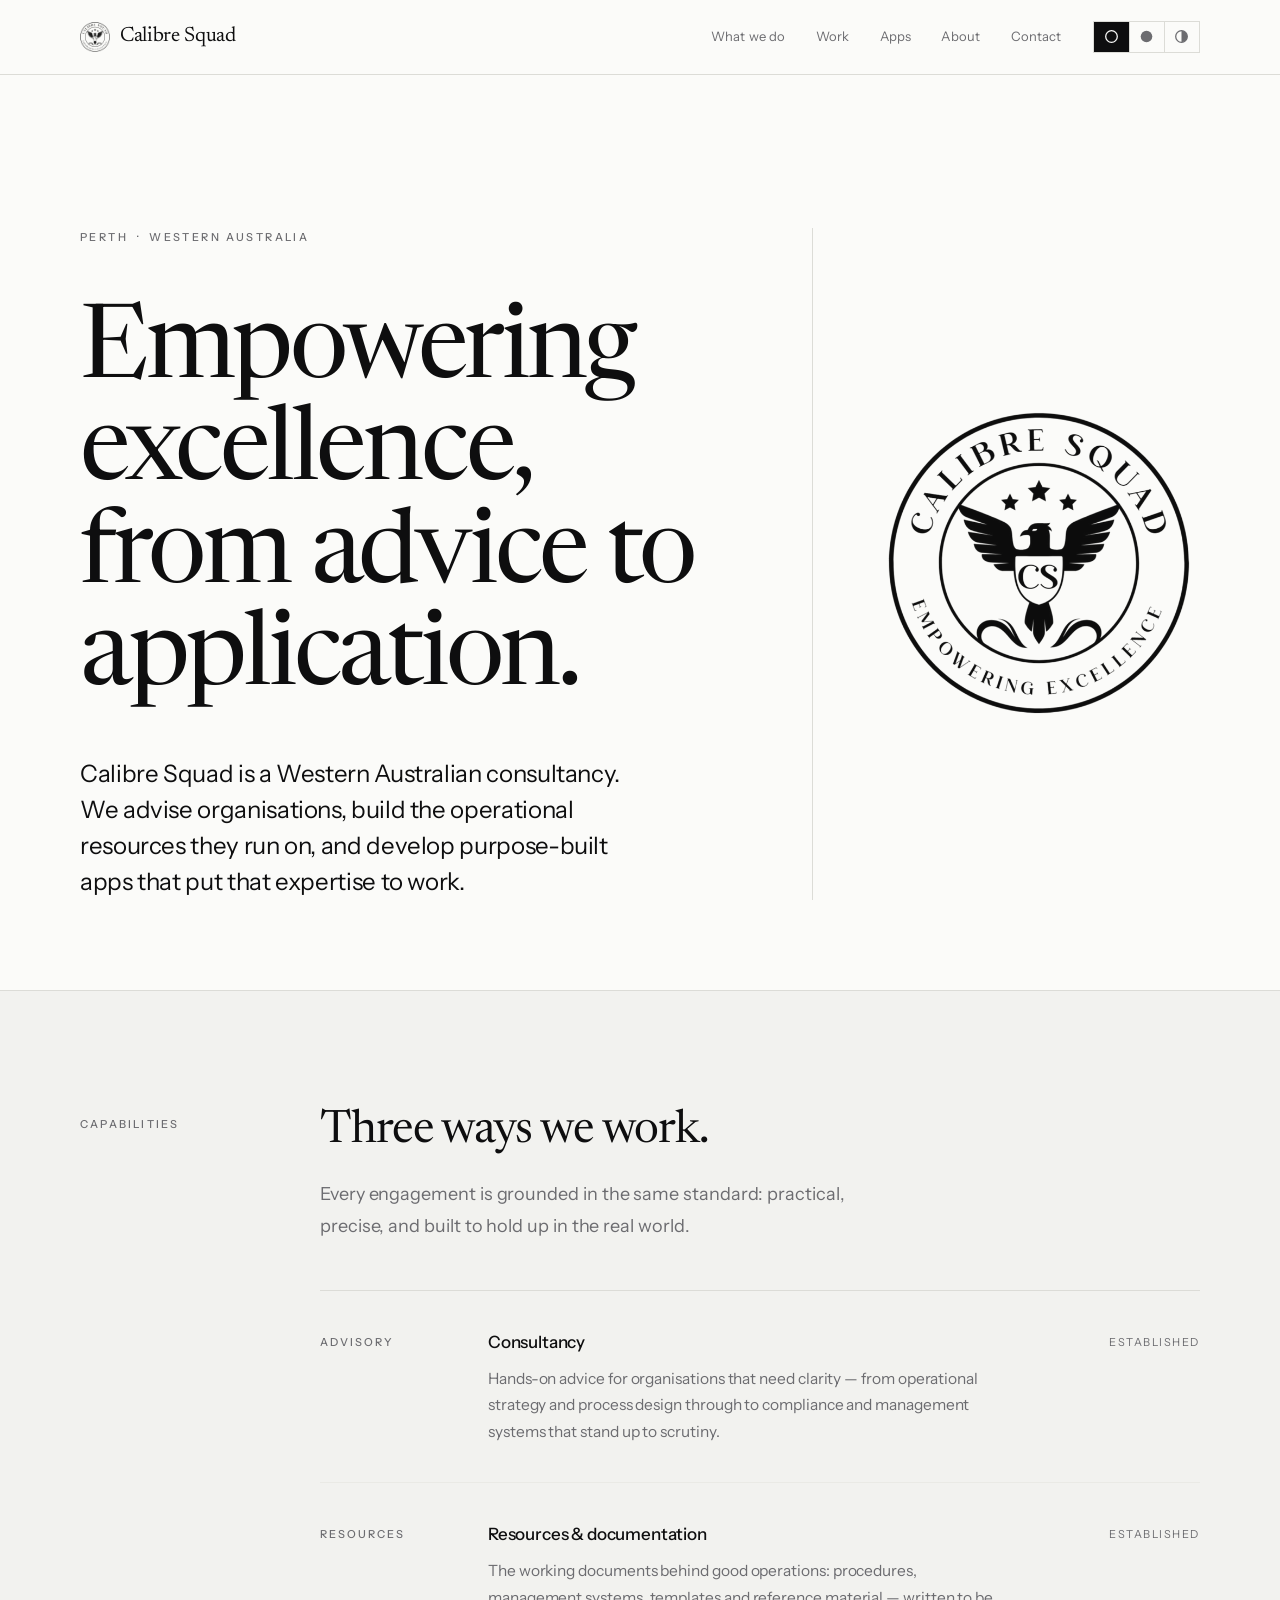
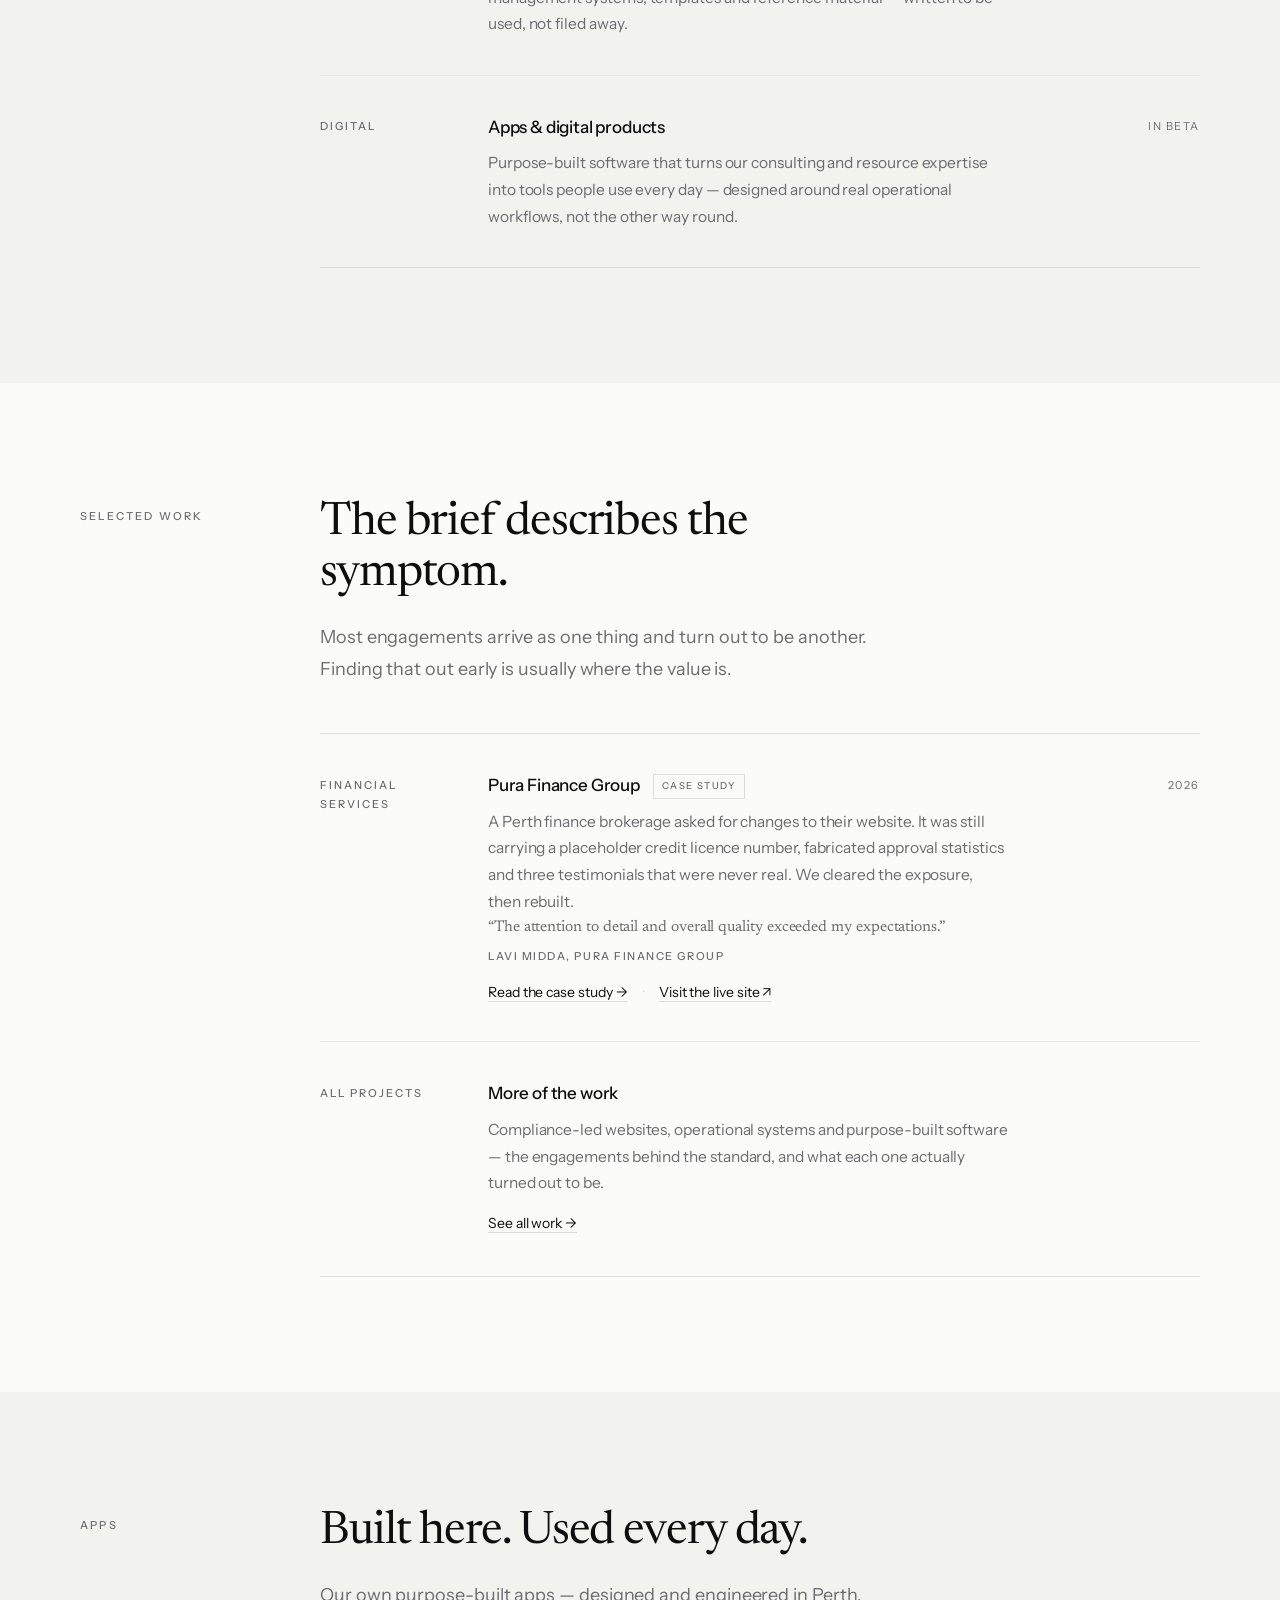
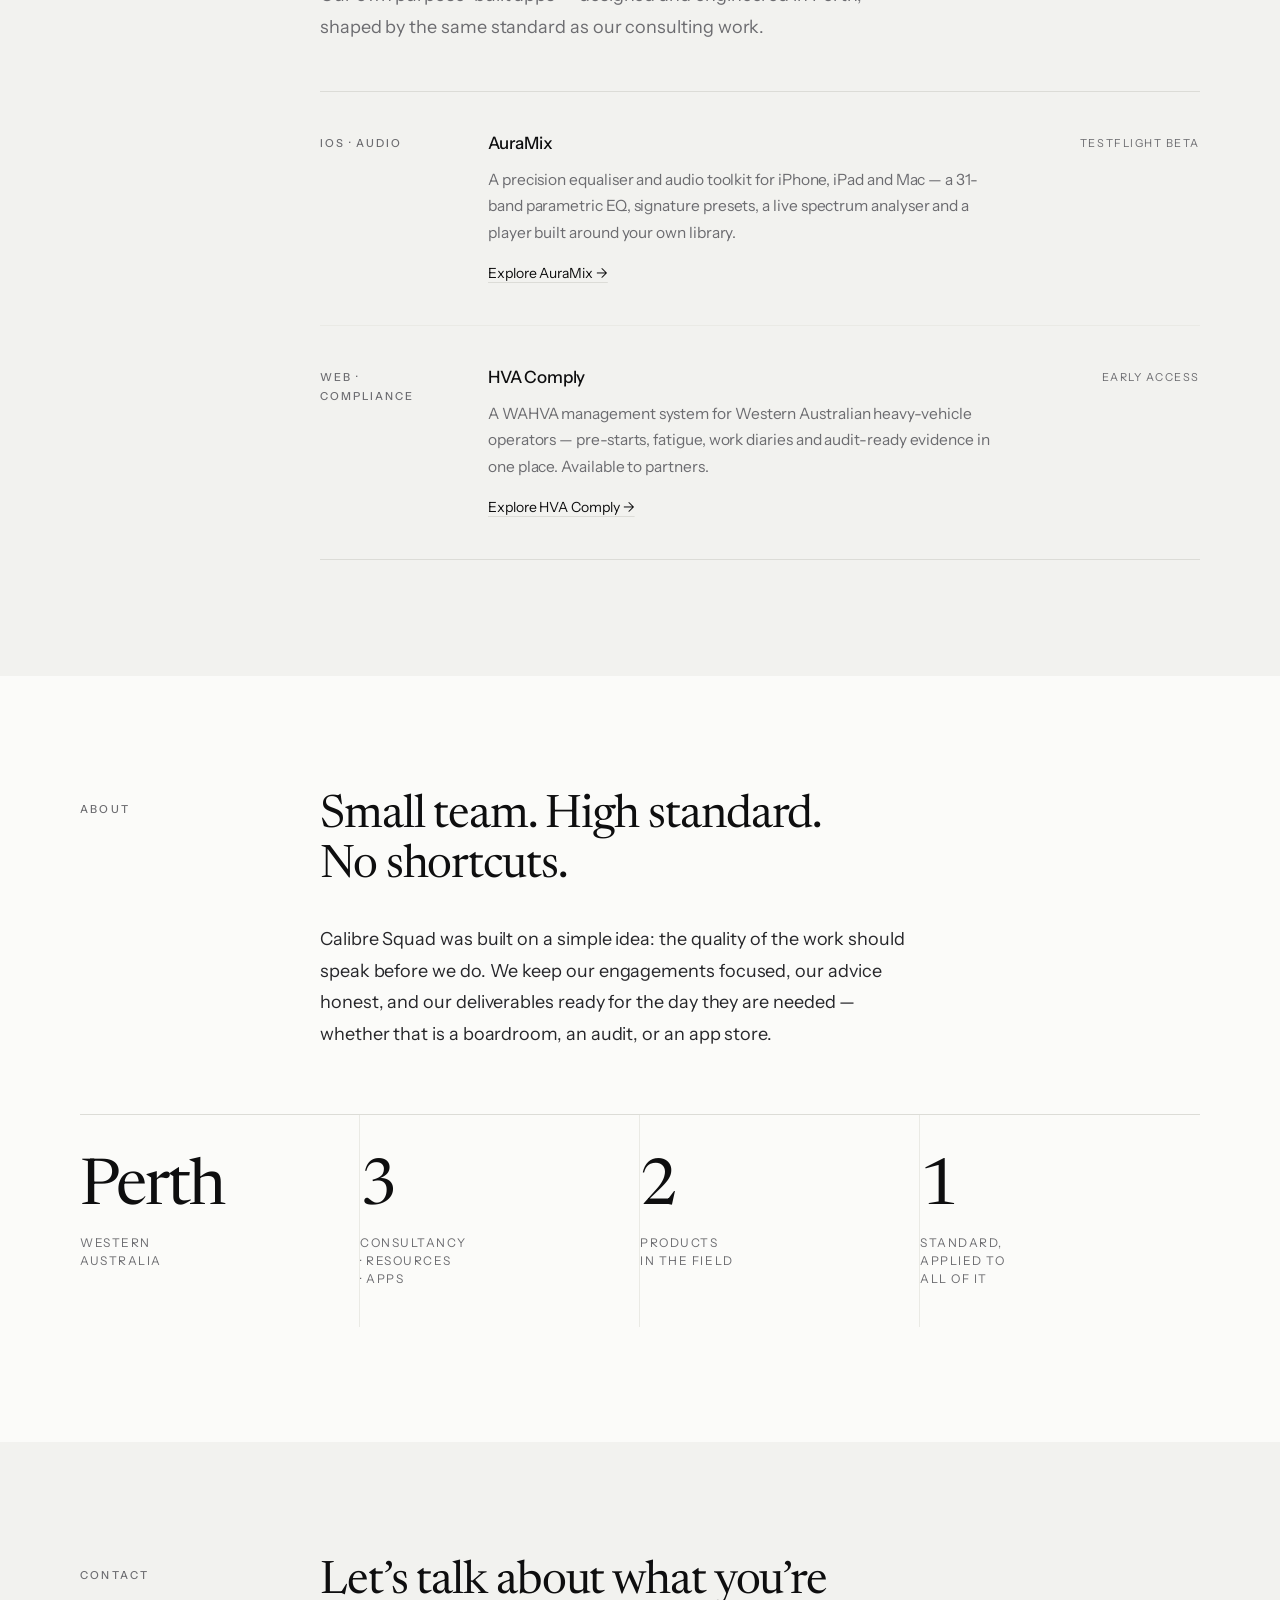
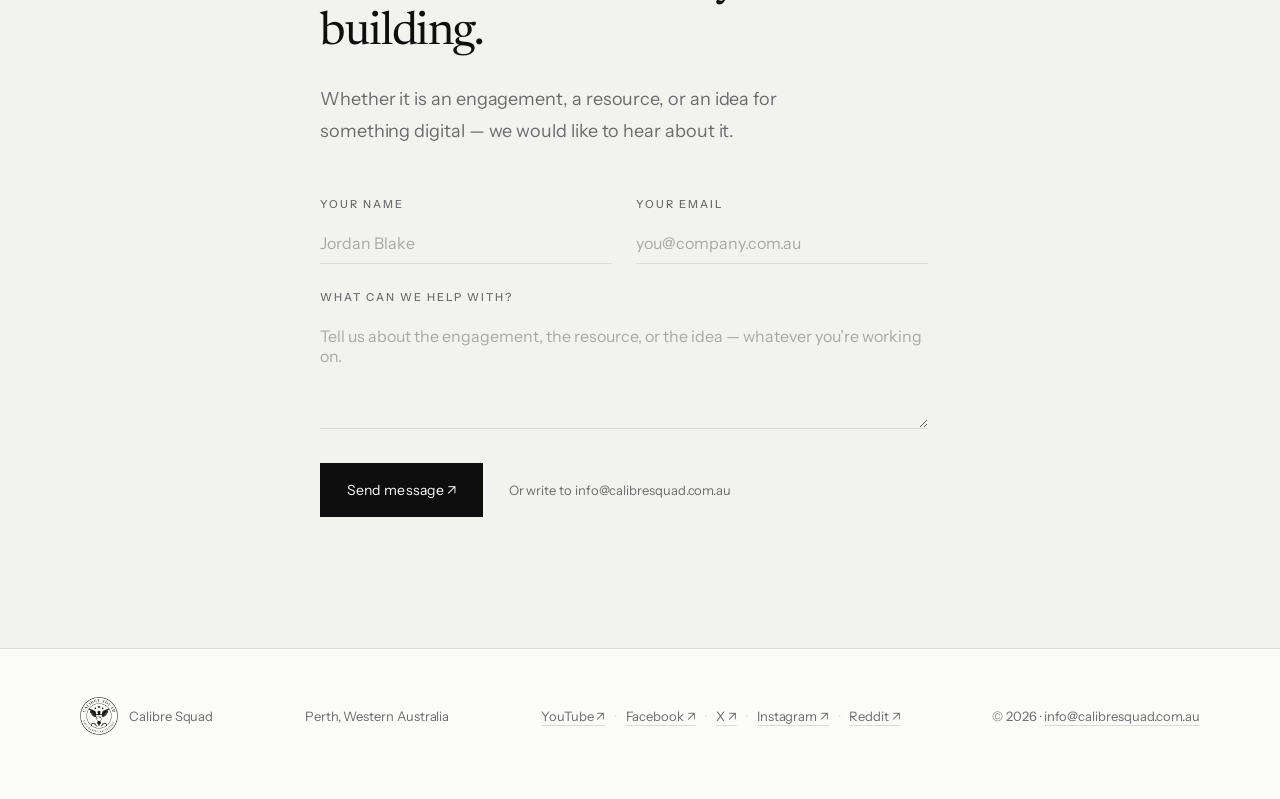
<file: index.html>
<!DOCTYPE html>
<html lang="en-AU">
<head>
<meta charset="UTF-8">
<meta name="viewport" content="width=device-width, initial-scale=1.0">
<title>Calibre Squad &mdash; Consultancy, Resources &amp; Digital Products</title>
<meta name="description" content="Calibre Squad is a Western Australian consultancy providing advisory services, operational resources and purpose-built digital products. Empowering excellence.">
<link rel="icon" type="image/png" href="/assets/favicon.png">
<link rel="apple-touch-icon" href="/assets/apple-touch-icon.png">
<link rel="canonical" href="https://calibresquad.com.au/">
<meta name="theme-color" content="#FBFBF9">
<meta property="og:type" content="website">
<meta property="og:site_name" content="Calibre Squad">
<meta property="og:locale" content="en_AU">
<meta property="og:title" content="Calibre Squad &mdash; Consultancy, Resources &amp; Digital Products">
<meta property="og:description" content="Calibre Squad is a Western Australian consultancy providing advisory services, operational resources and purpose-built digital products. Empowering excellence.">
<meta property="og:url" content="https://calibresquad.com.au/">
<meta property="og:image" content="https://calibresquad.com.au/assets/og-crest.png">
<meta property="og:image:width" content="1200">
<meta property="og:image:height" content="630">
<meta name="twitter:card" content="summary_large_image">
<meta name="twitter:site" content="@calibresquad">
<link rel="preconnect" href="https://fonts.googleapis.com">
<link rel="preconnect" href="https://fonts.gstatic.com" crossorigin>
<link href="https://fonts.googleapis.com/css2?family=Newsreader:opsz,wght@6..72,300;6..72,400;6..72,500&family=Instrument+Sans:wght@400;500;600&display=swap" rel="stylesheet">
<script>/* apply the saved ground before paint so there is no flash */
(function(){try{var t=localStorage.getItem('cs-ground');
if(t==='dark'||t==='mixed')document.documentElement.setAttribute('data-t',t);}catch(e){}})();</script>
<style>
*,*::before,*::after{box-sizing:border-box}
body{margin:0}
img{max-width:100%;display:block}
button{font:inherit;color:inherit}

:root{
  --ink:#0E0E0F;
  --body-ink:#26262A;
  --paper:#FBFBF9;
  --paper-2:#F2F2EF;
  --muted:#6C6C70;
  --line:#DCDCD7;
  --line-soft:#EAEAE5;
  --dw:400;
  --fd:'Newsreader',Georgia,serif;
  --ft:'Instrument Sans',-apple-system,'Segoe UI',sans-serif;
  --gut:clamp(1.5rem,5vw,5rem);
}
html[data-t="dark"]{
  --ink:#F4F4F1;
  --body-ink:#C9C9CE;
  --paper:#0C0C0D;
  --paper-2:#141416;
  --muted:#93939A;
  --line:#2C2C2F;
  --line-soft:#1F1F22;
  --dw:500;
}
html[data-t="mixed"] .tint{
  --ink:#F4F4F1;
  --body-ink:#C9C9CE;
  --paper:#0C0C0D;
  --paper-2:#141416;
  --muted:#93939A;
  --line:#2C2C2F;
  --line-soft:#1F1F22;
  --dw:500;
background:var(--paper);color:var(--ink)}

body{background:var(--paper);color:var(--ink);font-family:var(--ft);
  font-size:18px;line-height:1.75;font-weight:400;letter-spacing:-.004em;
  -webkit-font-smoothing:antialiased;
  transition:background .5s ease,color .5s ease}
.wrap{max-width:78rem;margin:0 auto;padding:0 var(--gut)}

.row{display:grid;grid-template-columns:11rem 1fr;gap:0 4rem;align-items:start}
.row > .label{font-size:.6875rem;font-weight:500;letter-spacing:.2em;text-transform:uppercase;
  color:var(--muted);padding-top:.55rem}
.col{max-width:38rem}
@media(max-width:860px){.row{grid-template-columns:1fr;gap:1.4rem}.row > .label{padding-top:0}}

.rule{border:0;border-top:1px solid var(--line);margin:0}
section[id]{scroll-margin-top:5.5rem}
html{scroll-behavior:smooth}
@media(prefers-reduced-motion:reduce){html{scroll-behavior:auto}}
section{padding-block:clamp(4.5rem,9vw,9.5rem);transition:background .5s ease,color .5s ease}
section.tight{padding-block:clamp(3.5rem,6vw,6rem)}
.tint{background:var(--paper-2)}

h1,h2,.display,.pull{font-family:var(--fd);font-weight:var(--dw);font-optical-sizing:auto;margin:0}
h1{font-size:clamp(3rem,8vw,6.6rem);line-height:1;letter-spacing:-.032em;max-width:15ch}
h2{font-size:clamp(1.85rem,3.6vw,3rem);line-height:1.1;letter-spacing:-.024em;max-width:20ch}
h3{font-family:var(--ft);font-size:1.0625rem;font-weight:500;letter-spacing:-.01em;margin:0 0 .5rem}
p{margin:0 0 1.35rem}
p:last-child{margin-bottom:0}
.lede{font-size:clamp(1.2rem,1.9vw,1.5rem);line-height:1.5;letter-spacing:-.015em;
  color:var(--ink);max-width:34ch;font-weight:400}
.body p{color:var(--body-ink);max-width:60ch}
.muted{color:var(--muted)}
a{color:inherit;text-decoration:underline;text-underline-offset:.28em;
  text-decoration-thickness:1px;text-decoration-color:var(--line);
  transition:text-decoration-color .35s ease}
a:hover{text-decoration-color:currentColor}

/* masthead */
.top{border-bottom:1px solid var(--line);position:sticky;top:0;z-index:60;
  background:var(--paper);transition:background .5s ease}
html[data-t="mixed"] .top{background:var(--paper)}
.top-in{display:flex;align-items:center;justify-content:space-between;gap:1.25rem;
  padding-block:1.15rem;min-height:4.6rem}
.brandmark{font-family:var(--fd);font-size:1.3rem;letter-spacing:-.015em;text-decoration:none;
  font-weight:var(--dw);white-space:nowrap}
.top-right{display:flex;align-items:center;gap:2rem}
.top nav{display:flex;gap:1.9rem}
.top nav a{font-size:.8125rem;letter-spacing:.01em;text-decoration:none;color:var(--muted)}
.top nav a:hover{color:var(--ink)}
@media(max-width:820px){.top nav{display:none}}
@media(max-width:520px){
  .brandmark{font-size:1.15rem;gap:.5rem}
  .brandmark .crest{width:26px;height:26px}
  .ground button{padding:.42rem .5rem}
}

/* ground switch */
.ground{display:flex;gap:0;border:1px solid var(--line)}
.ground button{background:transparent;border:0;border-right:1px solid var(--line);
  color:var(--muted);padding:.46rem .6rem;cursor:pointer;line-height:0;
  display:inline-flex;align-items:center;justify-content:center;
  transition:background .25s ease,color .25s ease}
.ground button svg{display:block}
.ground button:last-child{border-right:0}
.ground button:hover{color:var(--ink)}
.ground button[aria-pressed="true"]{background:var(--ink);color:var(--paper)}
.ground button:focus-visible{outline:2px solid var(--ink);outline-offset:2px}

.hero{padding-block:clamp(5rem,12vw,10.5rem) clamp(3.5rem,7vw,6.5rem)}
.kicker{font-size:.6875rem;font-weight:500;letter-spacing:.22em;text-transform:uppercase;
  color:var(--muted);margin:0 0 clamp(2rem,5vw,3.4rem)}
.hero .lede{margin-top:clamp(2rem,4vw,2.8rem)}

/* ruled rows */
.rr{display:grid;grid-template-columns:8rem 1fr auto;gap:0 2.5rem;align-items:start;
  padding:2.3rem 0;border-top:1px solid var(--line-soft)}
.rr:first-of-type{border-top:1px solid var(--line)}
.rr:last-of-type{border-bottom:1px solid var(--line)}
.rr .tagl{font-size:.6875rem;font-weight:500;letter-spacing:.18em;text-transform:uppercase;
  color:var(--muted);padding-top:.3rem}
.rr p{font-size:.9688rem;line-height:1.72;color:var(--muted);max-width:52ch;margin:0}
.rr .st{font-size:.6875rem;letter-spacing:.14em;text-transform:uppercase;color:var(--muted);
  padding-top:.3rem;white-space:nowrap}
.rr a.more{display:inline-block;margin-top:.9rem;font-size:.875rem}
.rr .links{display:flex;flex-wrap:wrap;align-items:baseline;gap:.35rem .95rem;margin-top:.9rem}
/* client testimonial - a quote, not a card: one hairline and the display face */
.tmo{margin:0;display:flex;flex-direction:column;gap:1.15rem;
  border-left:2px solid var(--line);padding-left:clamp(1.15rem,3vw,2.1rem)}
.tmo p{font-family:var(--fd);font-weight:var(--dw);font-optical-sizing:auto;
  font-size:clamp(1.08rem,1.75vw,1.32rem);line-height:1.55;letter-spacing:-.005em;
  color:var(--ink);margin:0;max-width:58ch}
.tmo-by{display:flex;flex-direction:column;gap:.1rem;margin-top:.35rem}
.tmo-name{font-size:.9rem;font-weight:600;color:var(--ink)}
.tmo-org{font-size:.6875rem;font-weight:500;letter-spacing:.15em;text-transform:uppercase;color:var(--muted)}
/* the client's own mark, desaturated so it sits inside the monochrome scheme */
.client-mark{display:block;width:9rem;max-width:100%;height:auto;margin-top:1.05rem;opacity:.9}
html[data-t="dark"] .client-mark{filter:invert(1);opacity:.85}
/* the pulled line on the work card */
.rr-quote{font-family:var(--fd);font-weight:var(--dw);font-size:1.02rem;line-height:1.5;
  color:var(--ink);margin:.85rem 0 0;max-width:46ch;
  display:flex;flex-direction:column;gap:.3rem}
.rr-quote span{font-family:var(--ft);font-size:.6875rem;font-weight:500;
  letter-spacing:.14em;text-transform:uppercase;color:var(--muted)}
.rr .links a.more{margin-top:0}
.rr .links .sep{color:var(--line);font-size:.875rem;user-select:none}
.visit{display:inline-flex;align-items:center;gap:.45rem;text-decoration:none;
  border:1px solid var(--line);padding:.8rem 1.25rem;font-size:.8125rem;
  color:var(--ink);transition:background .25s ease,color .25s ease,border-color .25s ease}
.visit:hover,.visit:focus-visible{background:var(--ink);color:var(--paper);border-color:var(--ink)}
.tagmini{display:inline-block;margin-left:.65rem;font-size:.5938rem;letter-spacing:.15em;
  text-transform:uppercase;color:var(--muted);border:1px solid var(--line);
  padding:.2rem .48rem;vertical-align:.22em;white-space:nowrap}
@media(max-width:820px){.rr{grid-template-columns:1fr;gap:.7rem}.rr .st{padding-top:0}}

.finding{display:grid;grid-template-columns:3.2rem 1fr;gap:0 1.6rem;
  padding:1.9rem 0;border-top:1px solid var(--line-soft);align-items:start}
.finding:first-of-type{border-top:1px solid var(--line)}
.finding:last-of-type{border-bottom:1px solid var(--line)}
.finding .num{font-family:var(--fd);font-size:1.4rem;line-height:1;color:var(--muted);padding-top:.15rem}
.finding p{font-size:.9688rem;line-height:1.7;color:var(--muted);margin:0;max-width:52ch}
@media(max-width:640px){.finding{grid-template-columns:2.2rem 1fr;gap:0 1rem}}

.phase{padding:2.4rem 0;border-top:1px solid var(--line-soft)}
.phase:first-of-type{border-top:1px solid var(--line)}
.phase:last-of-type{border-bottom:1px solid var(--line)}
.phase .when{font-size:.6875rem;font-weight:500;letter-spacing:.2em;text-transform:uppercase;
  color:var(--muted);display:block;margin-bottom:.9rem}
.phase p{font-size:.9688rem;line-height:1.75;color:var(--muted);max-width:56ch;margin:0}

.pull{font-size:clamp(1.7rem,3.4vw,2.7rem);line-height:1.18;letter-spacing:-.024em;max-width:23ch}

.figures{display:grid;grid-template-columns:repeat(4,1fr);border-top:1px solid var(--line)}
.figure{padding:2.6rem 1.5rem 2.4rem 0;border-right:1px solid var(--line-soft)}
.figure:last-child{border-right:0}
.figure b{font-family:var(--fd);font-weight:var(--dw);font-size:clamp(2.6rem,5vw,4rem);
  line-height:1;display:block;letter-spacing:-.03em}
.figure span{display:block;margin-top:.85rem;font-size:.75rem;letter-spacing:.13em;
  text-transform:uppercase;color:var(--muted);line-height:1.5;max-width:12ch}
@media(max-width:760px){.figures{grid-template-columns:repeat(2,1fr)}
  .figure{padding-right:1rem;border-bottom:1px solid var(--line-soft)}
  .figure:nth-child(2n){border-right:0}}

/* contact form */
.form-row{display:grid;grid-template-columns:1fr 1fr;gap:1.5rem}
@media(max-width:700px){.form-row{grid-template-columns:1fr}}
.field{margin-bottom:1.5rem}
.field label{display:block;font-size:.6875rem;font-weight:500;letter-spacing:.18em;
  text-transform:uppercase;color:var(--muted);margin-bottom:.6rem}
.field input,.field textarea{width:100%;background:transparent;border:0;
  border-bottom:1px solid var(--line);color:var(--ink);font-family:var(--ft);
  font-size:1rem;padding:.6rem 0;transition:border-color .3s ease}
.field textarea{min-height:7rem;resize:vertical}
.field input:focus,.field textarea:focus{outline:none;border-bottom-color:var(--ink)}
.field input::placeholder,.field textarea::placeholder{color:var(--muted);opacity:.55}
.hp{position:absolute;left:-9999px}
.form-actions{display:flex;align-items:center;gap:1.6rem;flex-wrap:wrap;margin-top:.6rem}
.btn-primary{background:var(--ink);color:var(--paper);border:1px solid var(--ink);
  font-size:.875rem;letter-spacing:.02em;padding:.85rem 1.6rem;cursor:pointer;
  transition:opacity .3s ease}
.btn-primary:hover{opacity:.82}
.form-note{font-size:.8125rem;color:var(--muted)}
.form-status{font-size:.875rem;color:var(--muted);margin-top:1rem}

.rv{opacity:0;transform:translateY(12px);
  transition:opacity .55s cubic-bezier(.2,.7,.2,1),transform .55s cubic-bezier(.2,.7,.2,1)}
.rv.in{opacity:1;transform:none}
@media(prefers-reduced-motion:reduce){.rv{opacity:1;transform:none;transition:none}
  *{transition:none!important}}

/* crest — recoloured to the scheme, adapts to the ground */
.crest{filter:brightness(0);opacity:.9;transition:filter .5s ease}
html[data-t="dark"] .crest{filter:brightness(0) invert(1)}
html[data-t="mixed"] .tint .crest{filter:brightness(0) invert(1)}
.brandmark{display:inline-flex;align-items:center;gap:.62rem}
.brandmark .crest{width:30px;height:30px;flex:none}

/* split hero - copy one side, crest the other, a rule between */
.hero-split{display:grid;grid-template-columns:minmax(0,1fr) minmax(0,.58fr);
  gap:clamp(2rem,5vw,4.6rem);align-items:center}
.hero-seal{align-self:stretch;display:flex;align-items:center;justify-content:center;
  border-left:1px solid var(--line);padding-left:clamp(2rem,5vw,4.6rem)}
.hero-seal .crest{width:min(100%,19rem);height:auto;opacity:.95}
@media(max-width:820px){
  .hero{padding-block:clamp(3.2rem,9vw,5rem) clamp(3.5rem,7vw,6.5rem)}
  .hero-split{grid-template-columns:1fr;gap:clamp(2rem,6vw,2.6rem)}
  .hero-seal{border-left:0;border-top:1px solid var(--line);
    padding-left:0;padding-top:clamp(2rem,6vw,2.6rem)}
  .hero-seal .crest{width:min(46vw,12rem)}
}

footer{border-top:1px solid var(--line);padding:3rem 0 4rem;font-size:.8125rem;color:var(--muted)}
.foot-in{display:flex;justify-content:space-between;gap:1.5rem;flex-wrap:wrap;align-items:center}
.foot-mark{display:flex;align-items:center;gap:.7rem}
.foot-mark .crest{width:38px;height:38px;flex:none}
.foot-social{display:inline-flex;align-items:baseline;gap:.6rem}
.foot-social .sep{color:var(--line)}
</style>
</head>
<body>
<header class="top">
  <div class="wrap top-in">
    <a class="brandmark" href="/"><img class="crest" src="/assets/crest.webp" alt="" width="30" height="30"><span>Calibre Squad</span></a>
    <div class="top-right">
      <nav>
        <a href="/#capabilities">What we do</a>
        <a href="/#work">Work</a>
        <a href="/#apps">Apps</a>
        <a href="/#about">About</a>
        <a href="/#contact">Contact</a>
      </nav>
      <div class="ground" role="group" aria-label="Page appearance">
        <button type="button" data-g="light" aria-pressed="true" aria-label="Light" title="Light">
          <svg viewBox="0 0 16 16" width="15" height="15" aria-hidden="true" focusable="false">
            <circle cx="8" cy="8" r="6.2" fill="none" stroke="currentColor" stroke-width="1.35"/>
          </svg>
        </button>
        <button type="button" data-g="dark" aria-pressed="false" aria-label="Dark" title="Dark">
          <svg viewBox="0 0 16 16" width="15" height="15" aria-hidden="true" focusable="false">
            <circle cx="8" cy="8" r="6.2" fill="currentColor"/>
          </svg>
        </button>
        <button type="button" data-g="mixed" aria-pressed="false" aria-label="Mixed" title="Mixed">
          <svg viewBox="0 0 16 16" width="15" height="15" aria-hidden="true" focusable="false">
            <circle cx="8" cy="8" r="6.2" fill="none" stroke="currentColor" stroke-width="1.35"/>
            <path d="M8 1.8a6.2 6.2 0 0 1 0 12.4z" fill="currentColor"/>
          </svg>
        </button>
      </div>
    </div>
  </div>
</header>

<section class="hero">
  <div class="wrap hero-split">
    <div class="hero-copy">
    <p class="kicker rv">Perth &nbsp;&middot;&nbsp; Western Australia</p>
    <h1 class="rv">Empowering excellence, from advice to application.</h1>
    <p class="lede rv">Calibre Squad is a Western Australian consultancy. We advise organisations, build the operational resources they run on, and develop purpose-built apps that put that expertise to work.</p>
  </div>
    <div class="hero-seal" aria-hidden="true"><img class="crest" src="/assets/crest.webp" alt="" width="360" height="360"></div>
  </div>
</section>

<hr class="rule">

<section class="tint" id="capabilities">
  <div class="wrap">
    <div class="row rv" style="margin-bottom:3rem">
      <div class="label">Capabilities</div>
      <div class="col">
        <h2>Three ways we work.</h2>
        <p class="muted" style="margin-top:1.4rem;max-width:46ch">Every engagement is grounded in the same standard: practical, precise, and built to hold up in the real world.</p>
      </div>
    </div>
    <div class="row rv">
      <div class="label"></div>
      <div style="max-width:58rem">
        <div class="rr">
          <span class="tagl">Advisory</span>
          <div><h3>Consultancy</h3><p>Hands-on advice for organisations that need clarity &mdash; from operational strategy and process design through to compliance and management systems that stand up to scrutiny.</p></div>
          <span class="st">Established</span>
        </div>
        <div class="rr">
          <span class="tagl">Resources</span>
          <div><h3>Resources &amp; documentation</h3><p>The working documents behind good operations: procedures, management systems, templates and reference material &mdash; written to be used, not filed away.</p></div>
          <span class="st">Established</span>
        </div>
        <div class="rr">
          <span class="tagl">Digital</span>
          <div><h3>Apps &amp; digital products</h3><p>Purpose-built software that turns our consulting and resource expertise into tools people use every day &mdash; designed around real operational workflows, not the other way round.</p></div>
          <span class="st">In beta</span>
        </div>
      </div>
    </div>
  </div>
</section>

<section id="work">
  <div class="wrap">
    <div class="row rv" style="margin-bottom:3rem">
      <div class="label">Selected work</div>
      <div class="col">
        <h2>The brief describes the symptom.</h2>
        <p class="muted" style="margin-top:1.4rem;max-width:46ch">Most engagements arrive as one thing and turn out to be another. Finding that out early is usually where the value is.</p>
      </div>
    </div>
    <div class="row rv">
      <div class="label"></div>
      <div style="max-width:58rem">
        <div class="rr">
          <span class="tagl">Financial services</span>
          <div>
            <h3>Pura Finance Group <span class="tagmini">Case study</span></h3>
            <p>A Perth finance brokerage asked for changes to their website. It was still carrying a placeholder credit licence number, fabricated approval statistics and three testimonials that were never real. We cleared the exposure, then rebuilt.</p>
            <p class="rr-quote">&ldquo;The attention to detail and overall quality exceeded my expectations.&rdquo;<span>Lavi Midda, Pura Finance Group</span></p>
            <div class="links"><a class="more" href="/work/pura-finance-group/">Read the case study &#8594;</a><span class="sep" aria-hidden="true">&middot;</span><a class="more" href="https://purafinancegroup.com.au" target="_blank" rel="noopener">Visit the live site &#8599;</a></div>
          </div>
          <span class="st">2026</span>
        </div>
        <div class="rr">
          <span class="tagl">All projects</span>
          <div>
            <h3>More of the work</h3>
            <p>Compliance-led websites, operational systems and purpose-built software &mdash; the engagements behind the standard, and what each one actually turned out to be.</p>
            <a class="more" href="/work/">See all work &#8594;</a>
          </div>
          <span class="st"></span>
        </div>
      </div>
    </div>
  </div>
</section>

<section class="tint" id="apps">
  <div class="wrap">
    <div class="row rv" style="margin-bottom:3rem">
      <div class="label">Apps</div>
      <div class="col">
        <h2>Built here. Used every day.</h2>
        <p class="muted" style="margin-top:1.4rem;max-width:46ch">Our own purpose-built apps &mdash; designed and engineered in Perth, shaped by the same standard as our consulting work.</p>
      </div>
    </div>
    <div class="row rv">
      <div class="label"></div>
      <div style="max-width:58rem">
        <div class="rr">
          <span class="tagl">iOS &middot; Audio</span>
          <div>
            <h3>AuraMix</h3>
            <p>A precision equaliser and audio toolkit for iPhone, iPad and Mac &mdash; a 31-band parametric EQ, signature presets, a live spectrum analyser and a player built around your own library.</p>
            <a class="more" href="https://auramix.com.au/">Explore AuraMix &#8594;</a>
          </div>
          <span class="st">TestFlight beta</span>
        </div>
        <div class="rr">
          <span class="tagl">Web &middot; Compliance</span>
          <div>
            <h3>HVA Comply</h3>
            <p>A WAHVA management system for Western Australian heavy-vehicle operators &mdash; pre-starts, fatigue, work diaries and audit-ready evidence in one place. Available to partners.</p>
            <a class="more" href="/hva-comply/">Explore HVA Comply &#8594;</a>
          </div>
          <span class="st">Early access</span>
        </div>
      </div>
    </div>
  </div>
</section>

<section id="about">
  <div class="wrap row rv">
    <div class="label">About</div>
    <div class="col body">
      <h2 style="margin-bottom:2rem">Small team. High standard. No shortcuts.</h2>
      <p>Calibre Squad was built on a simple idea: the quality of the work should speak before we do. We keep our engagements focused, our advice honest, and our deliverables ready for the day they are needed &mdash; whether that is a boardroom, an audit, or an app store.</p>
    </div>
  </div>
  <div class="wrap rv" style="margin-top:4rem">
    <div class="figures">
      <div class="figure"><b>Perth</b><span>Western Australia</span></div>
      <div class="figure"><b>3</b><span>Consultancy &middot; Resources &middot; Apps</span></div>
      <div class="figure"><b>2</b><span>Products in the field</span></div>
      <div class="figure"><b>1</b><span>Standard, applied to all of it</span></div>
    </div>
  </div>
</section>

<section class="tint" id="contact">
  <div class="wrap row rv">
    <div class="label">Contact</div>
    <div class="col">
      <h2 style="margin-bottom:1.6rem">Let&rsquo;s talk about what you&rsquo;re building.</h2>
      <p class="muted" style="margin-bottom:3rem;max-width:44ch">Whether it is an engagement, a resource, or an idea for something digital &mdash; we would like to hear about it.</p>
      <form class="contact-form" id="contact-form" novalidate>
        <input type="text" name="_honey" class="hp" tabindex="-1" autocomplete="off" aria-hidden="true">
        <div class="form-row">
          <div class="field">
            <label for="cf-name">Your name</label>
            <input id="cf-name" name="name" type="text" required autocomplete="name" placeholder="Jordan Blake">
          </div>
          <div class="field">
            <label for="cf-email">Your email</label>
            <input id="cf-email" name="email" type="email" required autocomplete="email" placeholder="you@company.com.au">
          </div>
        </div>
        <div class="field">
          <label for="cf-message">What can we help with?</label>
          <textarea id="cf-message" name="message" required placeholder="Tell us about the engagement, the resource, or the idea &mdash; whatever you&rsquo;re working on."></textarea>
        </div>
        <div class="form-actions">
          <button class="btn-primary" type="submit">Send message &#8599;</button>
          <span class="form-note">Or write to info@calibresquad.com.au</span>
        </div>
        <p class="form-status" id="form-status" role="status" aria-live="polite"></p>
      </form>
    </div>
  </div>
</section>

<footer>
  <div class="wrap foot-in">
    <span class="foot-mark"><img class="crest" src="/assets/crest.webp" alt="" width="38" height="38">Calibre Squad</span>
    <span>Perth, Western Australia</span>
    <span class="foot-social"><a href="https://www.youtube.com/@calibresquad" target="_blank" rel="me noopener">YouTube &#8599;</a><span class="sep" aria-hidden="true">&middot;</span><a href="https://www.facebook.com/calibresquad26" target="_blank" rel="me noopener">Facebook &#8599;</a><span class="sep" aria-hidden="true">&middot;</span><a href="https://x.com/CalibreSquad" target="_blank" rel="me noopener">X &#8599;</a><span class="sep" aria-hidden="true">&middot;</span><a href="https://www.instagram.com/calibresquad" target="_blank" rel="me noopener">Instagram &#8599;</a><span class="sep" aria-hidden="true">&middot;</span><a href="https://www.reddit.com/user/Calibresquad" target="_blank" rel="me noopener">Reddit &#8599;</a></span>
    <span>&copy; 2026 &middot; <a href="mailto:info@calibresquad.com.au">info@calibresquad.com.au</a></span>
  </div>
</footer>
<script>
(function(){
  var root=document.documentElement;
  var btns=[].slice.call(document.querySelectorAll('.ground button'));
  function sync(){var c=root.getAttribute('data-t')||'light';
    btns.forEach(function(b){b.setAttribute('aria-pressed',String(b.getAttribute('data-g')===c));});}
  btns.forEach(function(b){b.addEventListener('click',function(){
    var g=b.getAttribute('data-g');
    if(g==='light'){root.removeAttribute('data-t');}else{root.setAttribute('data-t',g);}
    try{localStorage.setItem('cs-ground',g);}catch(e){}
    sync();
  });});
  sync();
  var reduced=window.matchMedia&&window.matchMedia('(prefers-reduced-motion: reduce)').matches;
  var els=[].slice.call(document.querySelectorAll('.rv'));
  function revealAllInReach(){
    els.forEach(function(e){
      if(e.classList.contains('in')) return;
      if(e.getBoundingClientRect().top < innerHeight*1.25) e.classList.add('in');
    });
  }
  if(reduced||!('IntersectionObserver' in window)){els.forEach(function(e){e.classList.add('in');});}
  else{
    var io=new IntersectionObserver(function(rows){rows.forEach(function(x){
      if(x.isIntersecting){x.target.classList.add('in');io.unobserve(x.target);}});},
      {threshold:0,rootMargin:'0px 0px 14% 0px'});
    els.forEach(function(e,i){e.style.transitionDelay=(Math.min(i%3,2)*55)+'ms';io.observe(e);});
    /* safety net - nothing may sit invisible in or near the viewport */
    addEventListener('scroll',revealAllInReach,{passive:true});
    addEventListener('resize',revealAllInReach,{passive:true});
    addEventListener('load',revealAllInReach);
    setTimeout(revealAllInReach,1200);
  }
})();
</script>
<script data-goatcounter="https://calibresquad.goatcounter.com/count" async src="//gc.zgo.at/count.js"></script>

<script>
(function(){
  var form=document.getElementById('contact-form');
  if(!form) return;
  var status=document.getElementById('form-status');
  form.addEventListener('submit',function(e){
    e.preventDefault();
    if(form.querySelector('[name="_honey"]').value) return;
    var name=form.name.value.trim(), email=form.email.value.trim(), message=form.message.value.trim();
    if(!name||!email||!message){status.textContent='Please fill in every field.';return;}
    status.textContent='Sending…';
    fetch('https://formsubmit.co/ajax/info@calibresquad.com.au',{
      method:'POST',
      headers:{'Content-Type':'application/json','Accept':'application/json'},
      body:JSON.stringify({name:name,email:email,message:message,_subject:'Enquiry from calibresquad.com.au'})
    }).then(function(r){return r.json();}).then(function(){
      form.reset();
      status.textContent='Message sent. We will be in touch shortly.';
    }).catch(function(){
      status.textContent='Something went wrong. Please email info@calibresquad.com.au instead.';
    });
  });
})();
</script>
</body>
</html>
</file>
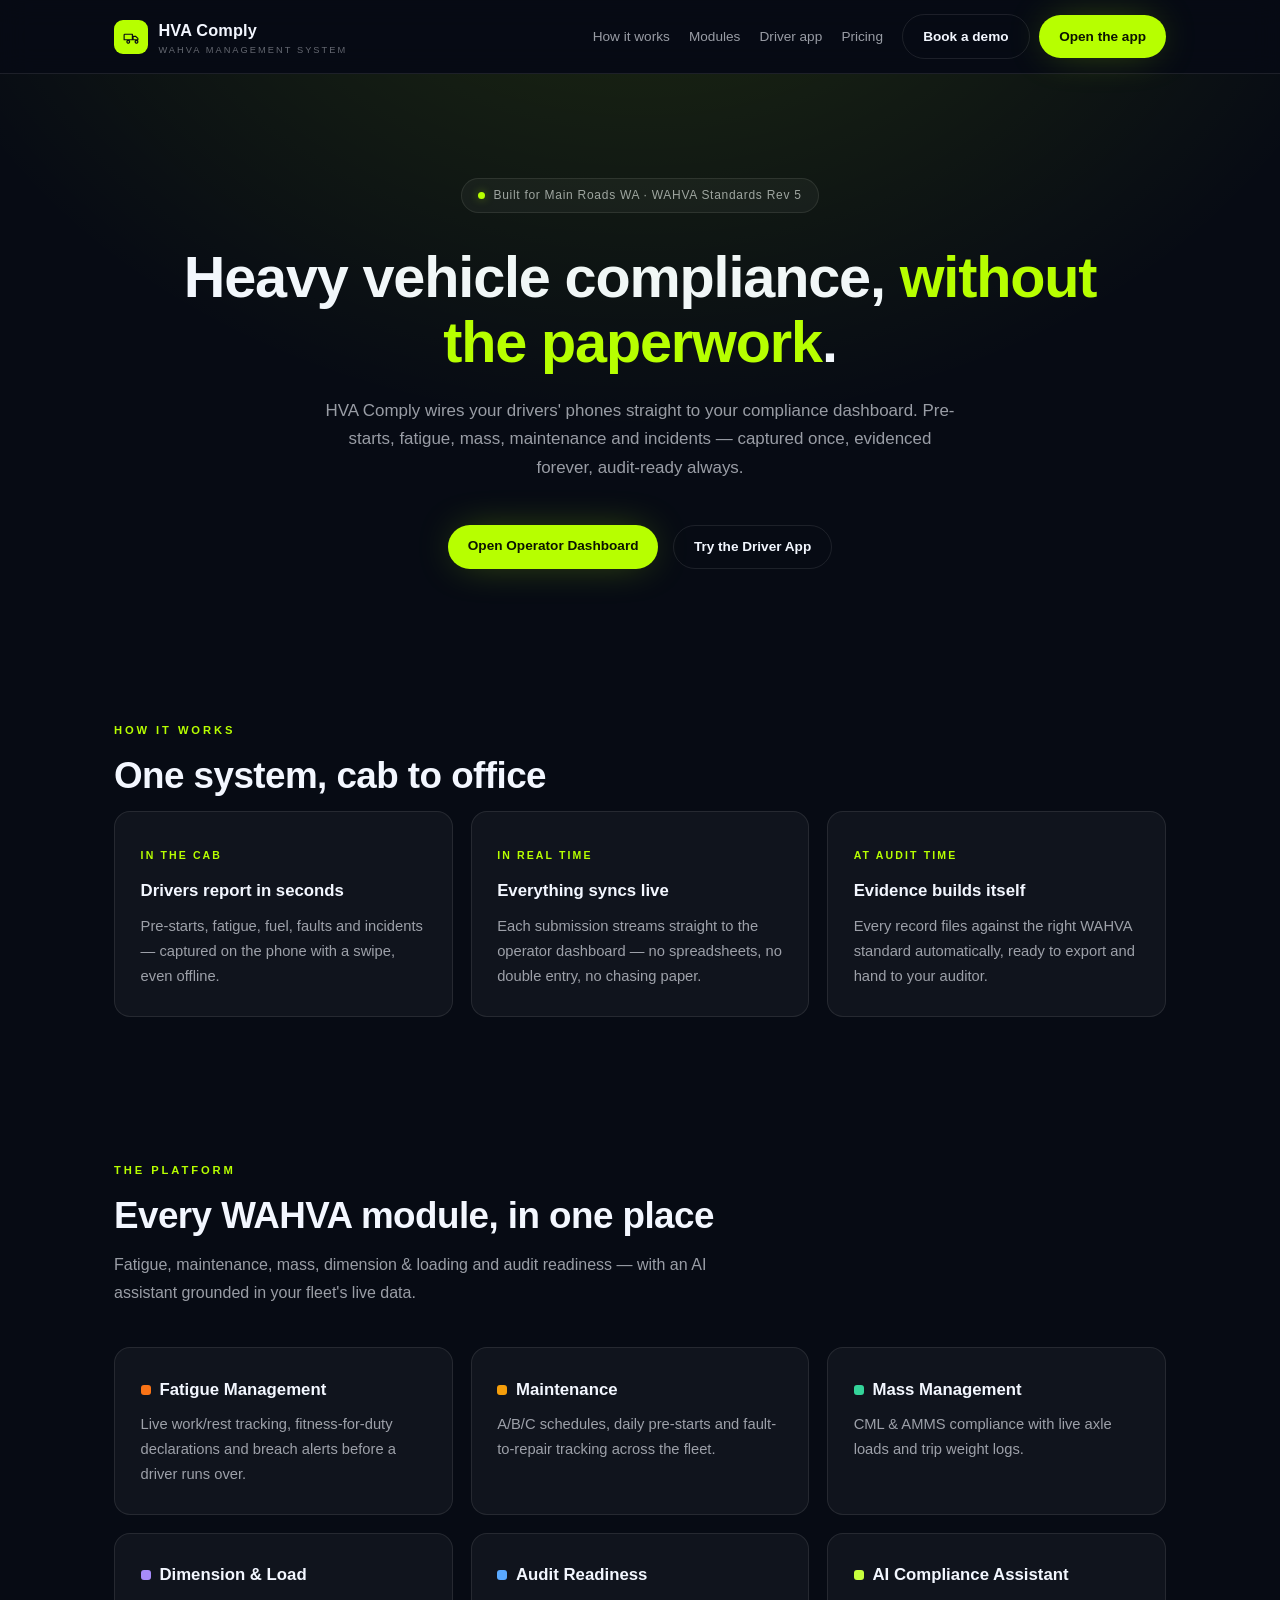
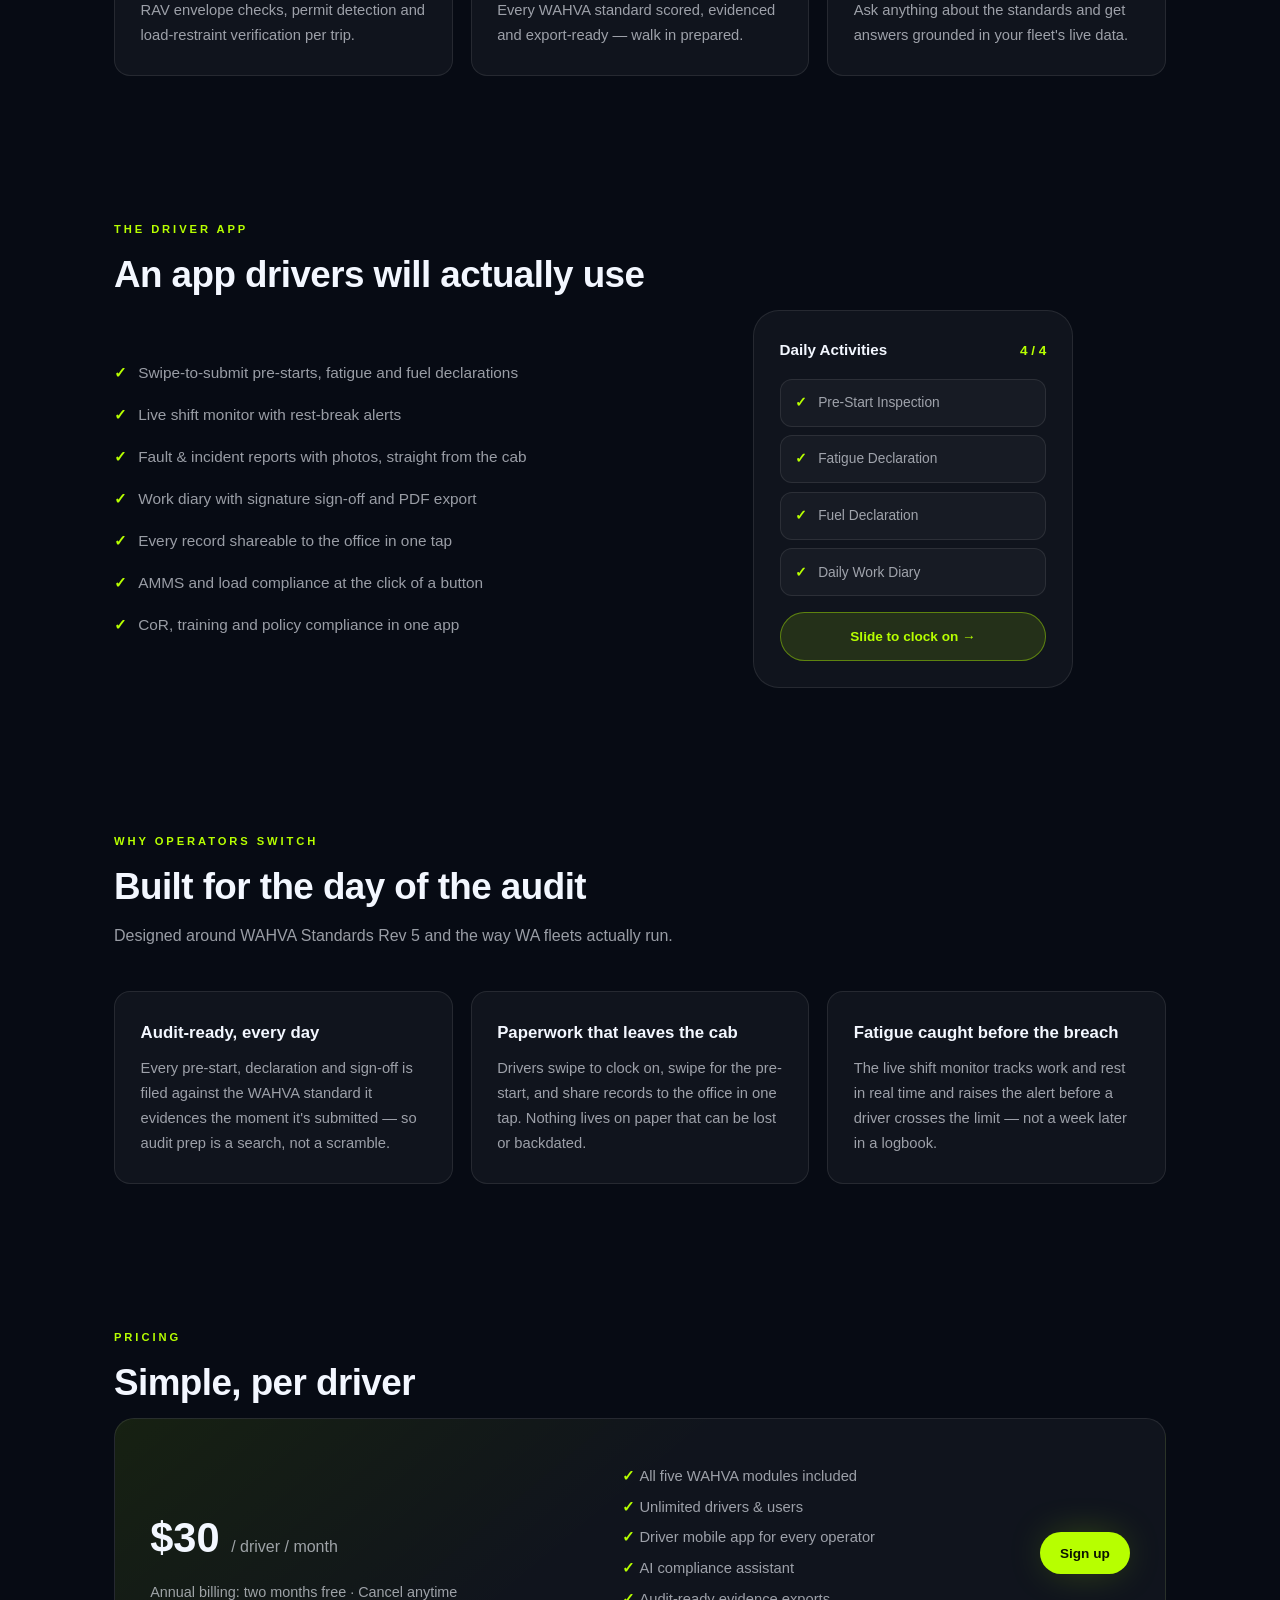
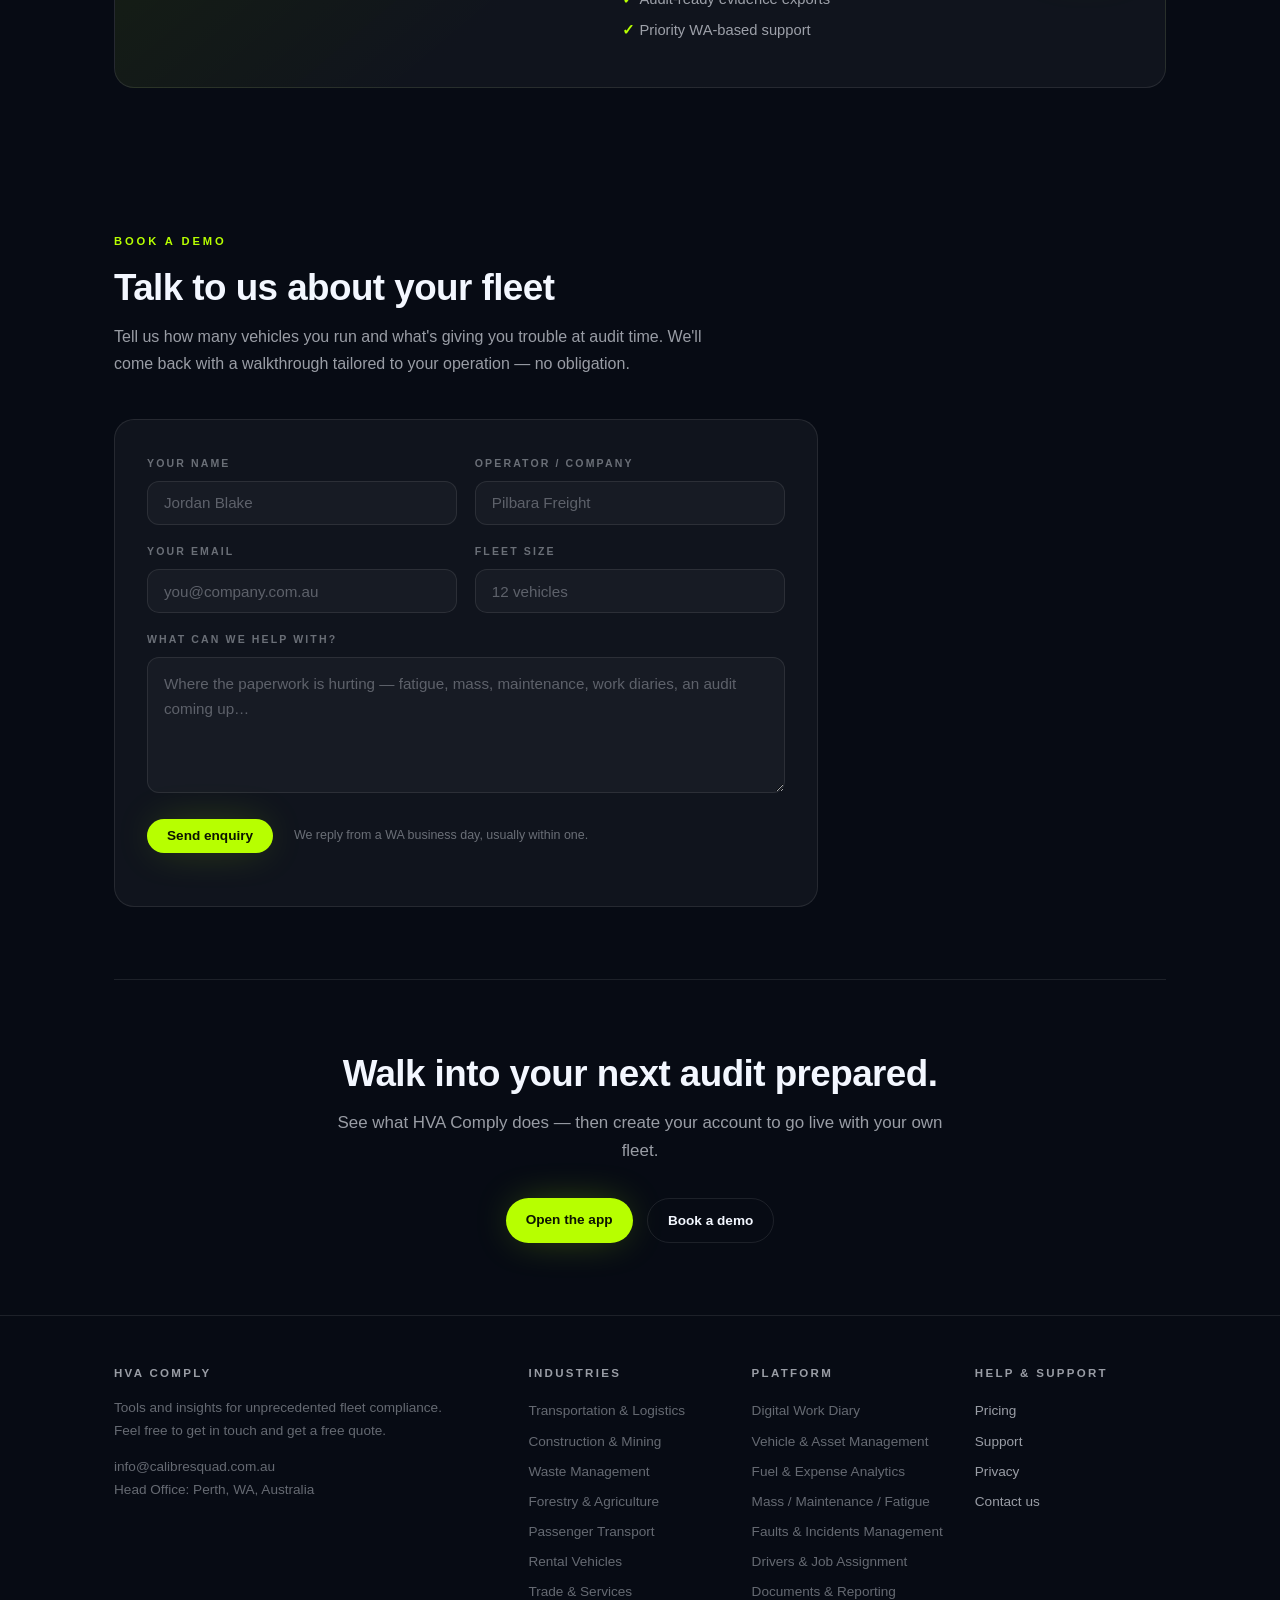
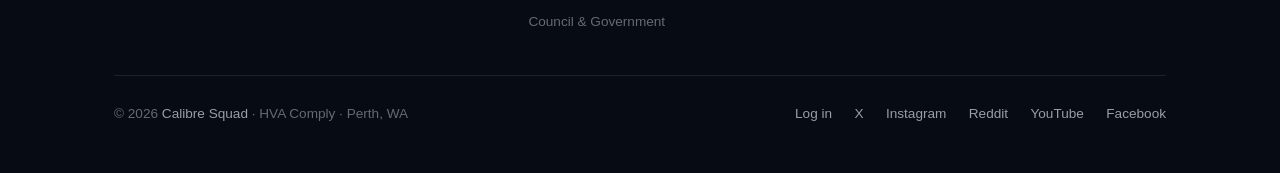
<file: hva-comply/index.html>
<!DOCTYPE html>
<html lang="en-AU">
<head>
<meta charset="UTF-8">
<meta name="viewport" content="width=device-width, initial-scale=1.0">
<title>HVA Comply — WAHVA compliance for WA heavy-vehicle operators</title>
<meta name="description" content="HVA Comply is a WAHVA management system for Western Australian heavy-vehicle operators — pre-starts, fatigue, mass, maintenance, work diaries and audit-ready evidence in one place. By Calibre Squad, Perth.">
<link rel="canonical" href="https://calibresquad.com.au/hva-comply/">
<link rel="icon" href='data:image/svg+xml,<svg xmlns="http://www.w3.org/2000/svg" viewBox="0 0 64 64"><rect width="64" height="64" rx="14" fill="%23B7FF00"/><path d="M12 40V26a2 2 0 0 1 2-2h22v16zm26-10h7l7 6v4h-14zM20 46a4 4 0 1 0 0-.01M44 46a4 4 0 1 0 0-.01" fill="none" stroke="%23070B14" stroke-width="3.4" stroke-linejoin="round"/></svg>'>
<meta name="theme-color" content="#070B14">
<meta property="og:type" content="website">
<meta property="og:site_name" content="HVA Comply">
<meta property="og:locale" content="en_AU">
<meta property="og:title" content="HVA Comply — Heavy vehicle compliance, without the paperwork">
<meta property="og:description" content="Pre-starts, fatigue, mass, maintenance and incidents — captured once, evidenced forever, audit-ready always. Built for WAHVA Standards Rev 5.">
<meta property="og:url" content="https://calibresquad.com.au/hva-comply/">
<meta property="og:image" content="https://calibresquad.com.au/assets/og-crest.png">
<meta name="twitter:card" content="summary">
<meta name="twitter:site" content="@calibresquad">
<style>
:root{
  --bg:#070B14;
  --surface:rgba(255,255,255,.04);
  --border:rgba(255,255,255,.09);
  --text:#F3F7FF;
  --dim:rgba(243,247,255,.62);
  --faint:rgba(243,247,255,.4);
  --accent:#B7FF00;
  --accent-ink:#0C1400;
  --glow:rgba(183,255,0,.4);
}
*{margin:0;padding:0;box-sizing:border-box}
html{scroll-behavior:smooth}
body{
  font-family:-apple-system,BlinkMacSystemFont,'Segoe UI',Roboto,Helvetica,Arial,sans-serif;
  background:var(--bg);color:var(--text);line-height:1.7;-webkit-font-smoothing:antialiased;
}
::selection{background:var(--accent);color:var(--accent-ink)}
a:focus-visible,button:focus-visible{outline:2px solid var(--accent);outline-offset:3px}
.shell{max-width:1100px;margin:0 auto;padding:0 1.5rem}
/* nav */
nav{position:sticky;top:0;z-index:20;background:rgba(7,11,20,.8);backdrop-filter:blur(14px);border-bottom:1px solid var(--border)}
.nav-inner{display:flex;align-items:center;justify-content:space-between;gap:1rem;padding:.9rem 1.5rem;max-width:1100px;margin:0 auto}
.brand{display:flex;align-items:center;gap:.65rem;text-decoration:none;color:var(--text)}
.brand .mark{width:34px;height:34px;border-radius:9px;background:var(--accent);display:flex;align-items:center;justify-content:center}
.brand .mark svg{width:22px;height:22px}
.brand b{font-size:1.02rem;letter-spacing:.01em}
.brand small{display:block;font-size:.58rem;letter-spacing:.22em;color:var(--faint);text-transform:uppercase;line-height:1.2}
.nav-links{display:flex;gap:.6rem;align-items:center;flex-wrap:wrap}
.nav-links .plain{color:var(--dim);text-decoration:none;font-size:.85rem;font-weight:500;margin-right:.6rem}
.nav-links .plain:hover{color:var(--accent)}
.btn{display:inline-block;text-decoration:none;font-weight:600;font-size:.85rem;border-radius:999px;padding:.6rem 1.25rem;transition:filter .3s,transform .3s}
.btn:active{transform:scale(.98)}
.btn-ghost{color:var(--text);border:1px solid var(--border)}
.btn-ghost:hover{border-color:var(--accent);color:var(--accent)}
.btn-solid{background:var(--accent);color:var(--accent-ink);box-shadow:0 0 40px -10px var(--glow)}
.btn-solid:hover{filter:brightness(1.08)}
/* hero */
.hero{text-align:center;padding:6.5rem 1.5rem 5rem;position:relative;overflow:hidden}
.hero::before{content:"";position:absolute;inset:-40% -20% auto;height:120%;background:radial-gradient(ellipse at 50% 0%,rgba(183,255,0,.14),transparent 60%);pointer-events:none}
.pill{display:inline-flex;align-items:center;gap:.5rem;border:1px solid var(--border);border-radius:999px;padding:.4rem 1rem;font-size:.75rem;color:var(--dim);letter-spacing:.06em;margin-bottom:2rem;background:var(--surface)}
.pill::before{content:"";width:7px;height:7px;border-radius:50%;background:var(--accent);box-shadow:0 0 10px var(--glow)}
h1{font-size:clamp(2.2rem,5.6vw,3.6rem);line-height:1.12;letter-spacing:-.02em;font-weight:700;max-width:17em;margin:0 auto 1.4rem}
h1 em{font-style:normal;color:var(--accent)}
.lede{color:var(--dim);max-width:40rem;margin:0 auto 2.6rem;font-size:1.06rem}
.cta-row{display:flex;gap:.9rem;justify-content:center;flex-wrap:wrap}
/* sections */
section{padding:4.5rem 0}
.kicker{font-size:.7rem;font-weight:700;letter-spacing:.26em;text-transform:uppercase;color:var(--accent);margin-bottom:.9rem}
h2{font-size:clamp(1.6rem,3.4vw,2.3rem);letter-spacing:-.015em;line-height:1.2;margin-bottom:.8rem}
.sub{color:var(--dim);max-width:38rem;margin-bottom:2.6rem}
.grid{display:grid;grid-template-columns:repeat(auto-fit,minmax(250px,1fr));gap:1.1rem}
.card{background:var(--surface);border:1px solid var(--border);border-radius:16px;padding:1.7rem 1.6rem;transition:border-color .3s,transform .3s}
.card:hover{border-color:rgba(183,255,0,.5);transform:translateY(-3px)}
.card h3{font-size:1.05rem;margin-bottom:.5rem}
.card p{color:var(--dim);font-size:.92rem}
.card .n{display:inline-flex;width:34px;height:34px;border-radius:9px;background:rgba(183,255,0,.12);color:var(--accent);align-items:center;justify-content:center;font-weight:700;font-size:.9rem;margin-bottom:1rem}
.card .tag{display:inline-block;font-size:.66rem;font-weight:700;letter-spacing:.2em;text-transform:uppercase;color:var(--accent);margin-bottom:.8rem}
.dot{display:inline-block;width:10px;height:10px;border-radius:3px;margin-right:.55rem;vertical-align:baseline}
/* driver checklist */
.split{display:grid;grid-template-columns:1fr 1fr;gap:2.5rem;align-items:center}
.check{list-style:none}
.check li{padding:.5rem 0;color:var(--dim);font-size:.96rem}
.check li::before{content:"✓";color:var(--accent);font-weight:700;margin-right:.7rem}
.phone-mock{background:var(--surface);border:1px solid var(--border);border-radius:26px;padding:1.6rem;max-width:320px;margin:0 auto;width:100%}
.phone-mock .ph-h{display:flex;justify-content:space-between;align-items:baseline;margin-bottom:1rem}
.phone-mock .ph-h b{font-size:.95rem}
.phone-mock .ph-h span{color:var(--accent);font-weight:700;font-size:.85rem}
.ph-row{display:flex;align-items:center;gap:.7rem;background:rgba(255,255,255,.03);border:1px solid var(--border);border-radius:12px;padding:.7rem .9rem;margin-bottom:.55rem;font-size:.86rem;color:var(--dim)}
.ph-row::before{content:"✓";color:var(--accent);font-weight:700}
.ph-slide{margin-top:1rem;background:rgba(183,255,0,.12);border:1px solid rgba(183,255,0,.4);border-radius:999px;padding:.75rem;text-align:center;font-size:.85rem;font-weight:600;color:var(--accent)}
/* pricing */
.price-strip{border:1px solid var(--border);border-radius:20px;background:linear-gradient(140deg,rgba(183,255,0,.09),var(--surface) 45%);padding:2.6rem 2.2rem;display:flex;gap:2rem;align-items:center;justify-content:space-between;flex-wrap:wrap}
.price-strip .big{font-size:2.6rem;font-weight:700}
.price-strip .big small{font-size:1rem;color:var(--dim);font-weight:400}
.price-strip ul{list-style:none;color:var(--dim);font-size:.92rem}
.price-strip li{padding:.18rem 0}
.price-strip li::before{content:"✓ ";color:var(--accent);font-weight:700}
/* contact form */
.contact-form{border:1px solid var(--border);border-radius:20px;background:var(--surface);padding:2.2rem 2rem;max-width:44rem}
.form-row{display:grid;grid-template-columns:1fr 1fr;gap:1.1rem}
.field{margin-bottom:1.1rem}
.field label{display:block;font-size:.66rem;font-weight:700;letter-spacing:.2em;text-transform:uppercase;color:var(--faint);margin-bottom:.5rem}
.field input,.field textarea{
  width:100%;font-family:inherit;font-size:.95rem;color:var(--text);
  background:rgba(255,255,255,.03);border:1px solid var(--border);
  border-radius:12px;padding:.8rem 1rem;transition:border-color .3s;
}
.field input::placeholder,.field textarea::placeholder{color:rgba(243,247,255,.32)}
.field input:focus,.field textarea:focus{outline:none;border-color:rgba(183,255,0,.6)}
.field textarea{resize:vertical;min-height:8.5rem;line-height:1.65}
.form-actions{display:flex;align-items:center;gap:1.3rem;flex-wrap:wrap}
.form-actions .btn{border:none;cursor:pointer;font-family:inherit;font-size:.85rem}
.form-actions .btn[disabled]{opacity:.6;cursor:default}
.form-note{font-size:.78rem;color:var(--faint)}
.form-status{margin-top:1.1rem;font-size:.9rem;color:var(--dim)}
.hp{position:absolute;left:-9999px;width:1px;height:1px;opacity:0}
.form-done{border:1px solid rgba(183,255,0,.5);border-radius:20px;background:var(--surface);padding:2.6rem 2rem;max-width:44rem;text-align:center}
.form-done h3{font-size:1.3rem;margin-bottom:.5rem}
.form-done p{color:var(--dim);font-size:.95rem}
@media (max-width:640px){.form-row{grid-template-columns:1fr}}
/* final cta */
.final{text-align:center;border-top:1px solid var(--border)}
.final .lede{margin-bottom:2rem}
/* footer */
footer{border-top:1px solid var(--border);padding:3rem 0;color:var(--faint);font-size:.85rem}
.foot-cols{display:grid;grid-template-columns:2fr 1fr 1fr 1fr;gap:2rem;margin-bottom:2.4rem}
.foot-cols h4{font-size:.72rem;letter-spacing:.2em;text-transform:uppercase;color:var(--dim);margin-bottom:.8rem}
.foot-cols ul{list-style:none}
.foot-cols li{padding:.22rem 0;color:var(--faint)}
footer a{color:var(--dim);text-decoration:none}
footer a:hover{color:var(--accent)}
.foot-bar{display:flex;justify-content:space-between;gap:1.5rem;flex-wrap:wrap;border-top:1px solid var(--border);padding-top:1.6rem}
.foot-links{display:flex;gap:1.4rem;flex-wrap:wrap}
@media (max-width:820px){.split{grid-template-columns:1fr}.foot-cols{grid-template-columns:1fr 1fr}}
@media (max-width:960px){.nav-links .plain{display:none}}
@media (max-width:640px){section{padding:3.2rem 0}}
</style>
</head>
<body>

<nav aria-label="Main">
  <div class="nav-inner">
    <a class="brand" href="#top">
      <span class="mark" aria-hidden="true"><svg viewBox="0 0 64 64"><path d="M12 40V26a2 2 0 0 1 2-2h22v16zm26-10h7l7 6v4h-14zM20 46a4 4 0 1 0 0-.01M44 46a4 4 0 1 0 0-.01" fill="none" stroke="#070B14" stroke-width="3.4" stroke-linejoin="round"/></svg></span>
      <span><b>HVA Comply</b><small>WAHVA Management System</small></span>
    </a>
    <div class="nav-links">
      <a class="plain" href="#how">How it works</a>
      <a class="plain" href="#modules">Modules</a>
      <a class="plain" href="#driver">Driver app</a>
      <a class="plain" href="#pricing">Pricing</a>
      <a class="btn btn-ghost" href="#contact">Book a demo</a>
      <a class="btn btn-solid" href="https://hva-comply.vercel.app/">Open the app</a>
    </div>
  </div>
</nav>

<header class="hero" id="top">
  <span class="pill">Built for Main Roads WA · WAHVA Standards Rev 5</span>
  <h1>Heavy vehicle compliance, <em>without the paperwork</em>.</h1>
  <p class="lede">HVA Comply wires your drivers' phones straight to your compliance dashboard. Pre-starts, fatigue, mass, maintenance and incidents — captured once, evidenced forever, audit-ready always.</p>
  <div class="cta-row">
    <a class="btn btn-solid" href="https://hva-comply.vercel.app/">Open Operator Dashboard</a>
    <a class="btn btn-ghost" href="https://hva-comply.vercel.app/">Try the Driver App</a>
  </div>
</header>

<main class="shell">
  <section id="how" aria-labelledby="how-h">
    <p class="kicker">How it works</p>
    <h2 id="how-h">One system, cab to office</h2>
    <div class="grid">
      <div class="card"><span class="tag">In the cab</span><h3>Drivers report in seconds</h3><p>Pre-starts, fatigue, fuel, faults and incidents — captured on the phone with a swipe, even offline.</p></div>
      <div class="card"><span class="tag">In real time</span><h3>Everything syncs live</h3><p>Each submission streams straight to the operator dashboard — no spreadsheets, no double entry, no chasing paper.</p></div>
      <div class="card"><span class="tag">At audit time</span><h3>Evidence builds itself</h3><p>Every record files against the right WAHVA standard automatically, ready to export and hand to your auditor.</p></div>
    </div>
  </section>

  <section id="modules" aria-labelledby="modules-h">
    <p class="kicker">The platform</p>
    <h2 id="modules-h">Every WAHVA module, in one place</h2>
    <p class="sub">Fatigue, maintenance, mass, dimension &amp; loading and audit readiness — with an AI assistant grounded in your fleet's live data.</p>
    <div class="grid">
      <div class="card"><h3><span class="dot" style="background:#F97316"></span>Fatigue Management</h3><p>Live work/rest tracking, fitness-for-duty declarations and breach alerts before a driver runs over.</p></div>
      <div class="card"><h3><span class="dot" style="background:#F59E0B"></span>Maintenance</h3><p>A/B/C schedules, daily pre-starts and fault-to-repair tracking across the fleet.</p></div>
      <div class="card"><h3><span class="dot" style="background:#34D399"></span>Mass Management</h3><p>CML &amp; AMMS compliance with live axle loads and trip weight logs.</p></div>
      <div class="card"><h3><span class="dot" style="background:#A78BFA"></span>Dimension &amp; Load</h3><p>RAV envelope checks, permit detection and load-restraint verification per trip.</p></div>
      <div class="card"><h3><span class="dot" style="background:#5AA9FF"></span>Audit Readiness</h3><p>Every WAHVA standard scored, evidenced and export-ready — walk in prepared.</p></div>
      <div class="card"><h3><span class="dot" style="background:#C7FF3D"></span>AI Compliance Assistant</h3><p>Ask anything about the standards and get answers grounded in your fleet's live data.</p></div>
    </div>
  </section>

  <section id="driver" aria-labelledby="driver-h">
    <p class="kicker">The driver app</p>
    <h2 id="driver-h">An app drivers will actually use</h2>
    <div class="split">
      <ul class="check">
        <li>Swipe-to-submit pre-starts, fatigue and fuel declarations</li>
        <li>Live shift monitor with rest-break alerts</li>
        <li>Fault &amp; incident reports with photos, straight from the cab</li>
        <li>Work diary with signature sign-off and PDF export</li>
        <li>Every record shareable to the office in one tap</li>
        <li>AMMS and load compliance at the click of a button</li>
        <li>CoR, training and policy compliance in one app</li>
      </ul>
      <div class="phone-mock" role="img" aria-label="Driver app daily activities screen">
        <div class="ph-h"><b>Daily Activities</b><span>4 / 4</span></div>
        <div class="ph-row">Pre-Start Inspection</div>
        <div class="ph-row">Fatigue Declaration</div>
        <div class="ph-row">Fuel Declaration</div>
        <div class="ph-row">Daily Work Diary</div>
        <div class="ph-slide">Slide to clock on →</div>
      </div>
    </div>
  </section>

  <section aria-labelledby="why-h">
    <p class="kicker">Why operators switch</p>
    <h2 id="why-h">Built for the day of the audit</h2>
    <p class="sub">Designed around WAHVA Standards Rev 5 and the way WA fleets actually run.</p>
    <div class="grid">
      <div class="card"><h3>Audit-ready, every day</h3><p>Every pre-start, declaration and sign-off is filed against the WAHVA standard it evidences the moment it's submitted — so audit prep is a search, not a scramble.</p></div>
      <div class="card"><h3>Paperwork that leaves the cab</h3><p>Drivers swipe to clock on, swipe for the pre-start, and share records to the office in one tap. Nothing lives on paper that can be lost or backdated.</p></div>
      <div class="card"><h3>Fatigue caught before the breach</h3><p>The live shift monitor tracks work and rest in real time and raises the alert before a driver crosses the limit — not a week later in a logbook.</p></div>
    </div>
  </section>

  <section id="pricing" aria-labelledby="pricing-h">
    <p class="kicker">Pricing</p>
    <h2 id="pricing-h">Simple, per driver</h2>
    <div class="price-strip">
      <div>
        <div class="big">$30 <small>/ driver / month</small></div>
        <p style="color:var(--dim);font-size:.9rem;margin-top:.4rem">Annual billing: two months free · Cancel anytime</p>
      </div>
      <ul>
        <li>All five WAHVA modules included</li>
        <li>Unlimited drivers &amp; users</li>
        <li>Driver mobile app for every operator</li>
        <li>AI compliance assistant</li>
        <li>Audit-ready evidence exports</li>
        <li>Priority WA-based support</li>
      </ul>
      <a class="btn btn-solid" href="https://hva-comply.vercel.app/">Sign up</a>
    </div>
  </section>

  <section id="contact" aria-labelledby="contact-h">
    <p class="kicker">Book a demo</p>
    <h2 id="contact-h">Talk to us about your fleet</h2>
    <p class="sub">Tell us how many vehicles you run and what's giving you trouble at audit time. We'll come back with a walkthrough tailored to your operation — no obligation.</p>
    <form class="contact-form" id="contact-form" novalidate>
      <input type="text" name="_honey" class="hp" tabindex="-1" autocomplete="off" aria-hidden="true">
      <div class="form-row">
        <div class="field">
          <label for="cf-name">Your name</label>
          <input id="cf-name" name="name" type="text" required autocomplete="name" placeholder="Jordan Blake">
        </div>
        <div class="field">
          <label for="cf-company">Operator / company</label>
          <input id="cf-company" name="company" type="text" autocomplete="organization" placeholder="Pilbara Freight">
        </div>
      </div>
      <div class="form-row">
        <div class="field">
          <label for="cf-email">Your email</label>
          <input id="cf-email" name="email" type="email" required autocomplete="email" placeholder="you@company.com.au">
        </div>
        <div class="field">
          <label for="cf-fleet">Fleet size</label>
          <input id="cf-fleet" name="fleet_size" type="text" inputmode="numeric" placeholder="12 vehicles">
        </div>
      </div>
      <div class="field">
        <label for="cf-message">What can we help with?</label>
        <textarea id="cf-message" name="message" required placeholder="Where the paperwork is hurting — fatigue, mass, maintenance, work diaries, an audit coming up…"></textarea>
      </div>
      <div class="form-actions">
        <button class="btn btn-solid" type="submit">Send enquiry</button>
        <span class="form-note">We reply from a WA business day, usually within one.</span>
      </div>
      <p class="form-status" id="form-status" role="status" aria-live="polite"></p>
    </form>
  </section>

  <section class="final" aria-labelledby="final-h">
    <h2 id="final-h">Walk into your next audit prepared.</h2>
    <p class="lede">See what HVA Comply does — then create your account to go live with your own fleet.</p>
    <div class="cta-row">
      <a class="btn btn-solid" href="https://hva-comply.vercel.app/">Open the app</a>
      <a class="btn btn-ghost" href="#contact">Book a demo</a>
    </div>
  </section>
</main>

<footer>
  <div class="shell">
    <div class="foot-cols">
      <div>
        <h4>HVA Comply</h4>
        <p style="max-width:22rem">Tools and insights for unprecedented fleet compliance. Feel free to get in touch and get a free quote.</p>
        <p style="margin-top:.8rem">info@calibresquad.com.au<br>Head Office: Perth, WA, Australia</p>
      </div>
      <div>
        <h4>Industries</h4>
        <ul>
          <li>Transportation &amp; Logistics</li>
          <li>Construction &amp; Mining</li>
          <li>Waste Management</li>
          <li>Forestry &amp; Agriculture</li>
          <li>Passenger Transport</li>
          <li>Rental Vehicles</li>
          <li>Trade &amp; Services</li>
          <li>Council &amp; Government</li>
        </ul>
      </div>
      <div>
        <h4>Platform</h4>
        <ul>
          <li>Digital Work Diary</li>
          <li>Vehicle &amp; Asset Management</li>
          <li>Fuel &amp; Expense Analytics</li>
          <li>Mass / Maintenance / Fatigue</li>
          <li>Faults &amp; Incidents Management</li>
          <li>Drivers &amp; Job Assignment</li>
          <li>Documents &amp; Reporting</li>
        </ul>
      </div>
      <div>
        <h4>Help &amp; Support</h4>
        <ul>
          <li><a href="#pricing">Pricing</a></li>
          <li><a href="/hva-comply/support/">Support</a></li>
          <li><a href="/hva-comply/privacy/">Privacy</a></li>
          <li><a href="#contact">Contact us</a></li>
        </ul>
      </div>
    </div>
    <div class="foot-bar">
      <span>© 2026 <a href="https://calibresquad.com.au">Calibre Squad</a> · HVA Comply · Perth, WA</span>
      <div class="foot-links">
        <a href="https://hva-comply.vercel.app/">Log in</a>
        <a href="https://x.com/calibresquad" target="_blank" rel="me noopener">X</a>
        <a href="https://www.instagram.com/calibresquad" target="_blank" rel="me noopener">Instagram</a>
        <a href="https://www.reddit.com/user/Calibresquad" target="_blank" rel="me noopener">Reddit</a>
        <a href="https://www.youtube.com/@calibresquad" target="_blank" rel="me noopener">YouTube</a>
        <a href="https://www.facebook.com/calibresquad26" target="_blank" rel="me noopener">Facebook</a>
        <!-- Uncomment when this account exists:
        <a href="https://www.linkedin.com/company/calibresquad" target="_blank" rel="me noopener">LinkedIn</a>
        -->
      </div>
    </div>
  </div>
</footer>
<script>
/* Demo enquiry form → relay service → info@calibresquad.com.au. The site is
   static, so the form posts JSON and swaps itself for a confirmation. */
(function(){
  var form = document.getElementById('contact-form');
  if (!form) return;
  var status = document.getElementById('form-status');
  var button = form.querySelector('button[type="submit"]');

  form.addEventListener('submit', function(e){
    e.preventDefault();
    if (!form.checkValidity()) { form.reportValidity(); return; }

    var payload = {};
    new FormData(form).forEach(function(v, k){ payload[k] = v; });
    payload._subject = 'HVA Comply — enquiry from the website';
    payload._captcha = 'false';

    button.disabled = true;
    button.textContent = 'Sending…';
    status.textContent = '';

    fetch('https://formsubmit.co/ajax/info@calibresquad.com.au', {
      method: 'POST',
      headers: {'Content-Type':'application/json', 'Accept':'application/json'},
      body: JSON.stringify(payload)
    }).then(function(res){
      if (!res.ok) throw new Error(res.status);
      var done = document.createElement('div');
      done.className = 'form-done';
      done.innerHTML = '<h3>Enquiry sent.</h3><p>Thanks — we\'ll be in touch shortly with a walkthrough for your fleet.</p>';
      form.replaceWith(done);
    }).catch(function(){
      button.disabled = false;
      button.textContent = 'Send enquiry';
      status.textContent = "That didn't go through. Please email info@calibresquad.com.au directly.";
    });
  });
})();
</script>
<script data-goatcounter="https://calibresquad.goatcounter.com/count" async src="//gc.zgo.at/count.js"></script>
</body>
</html>
</file>
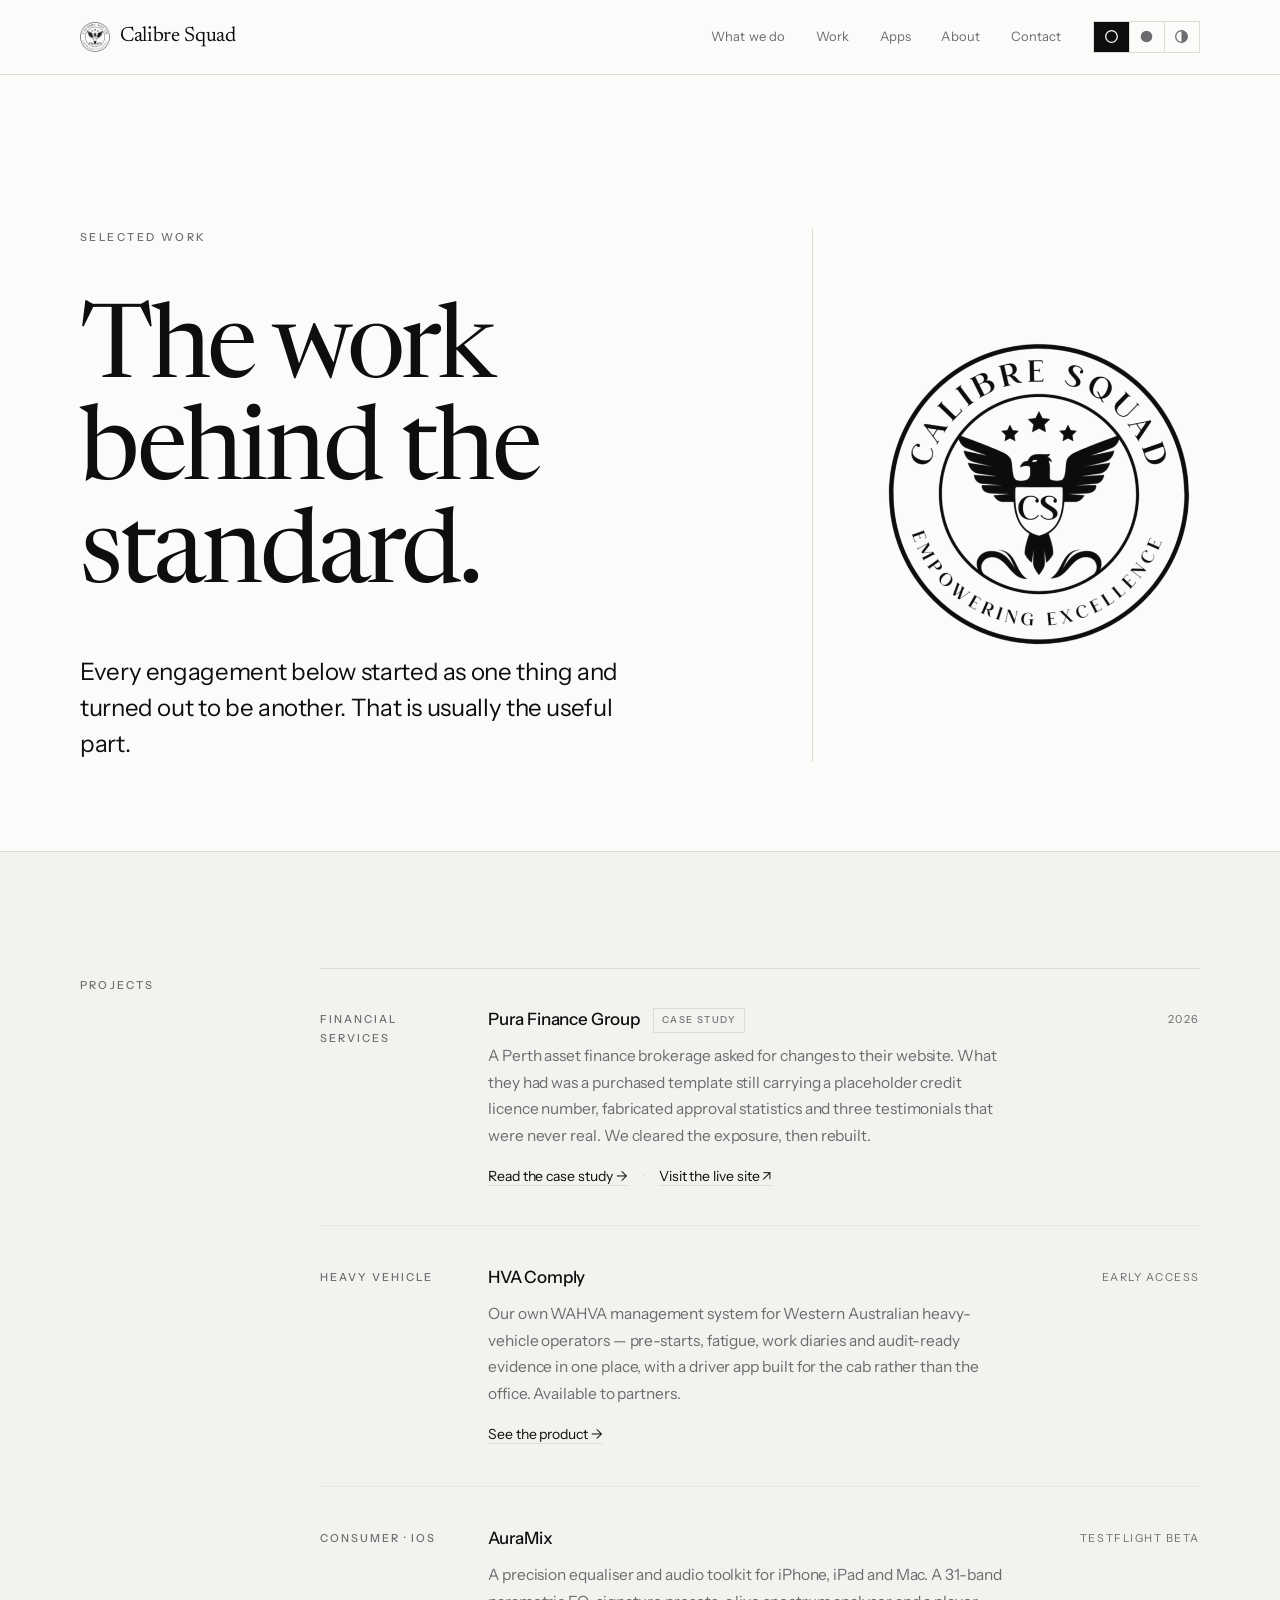
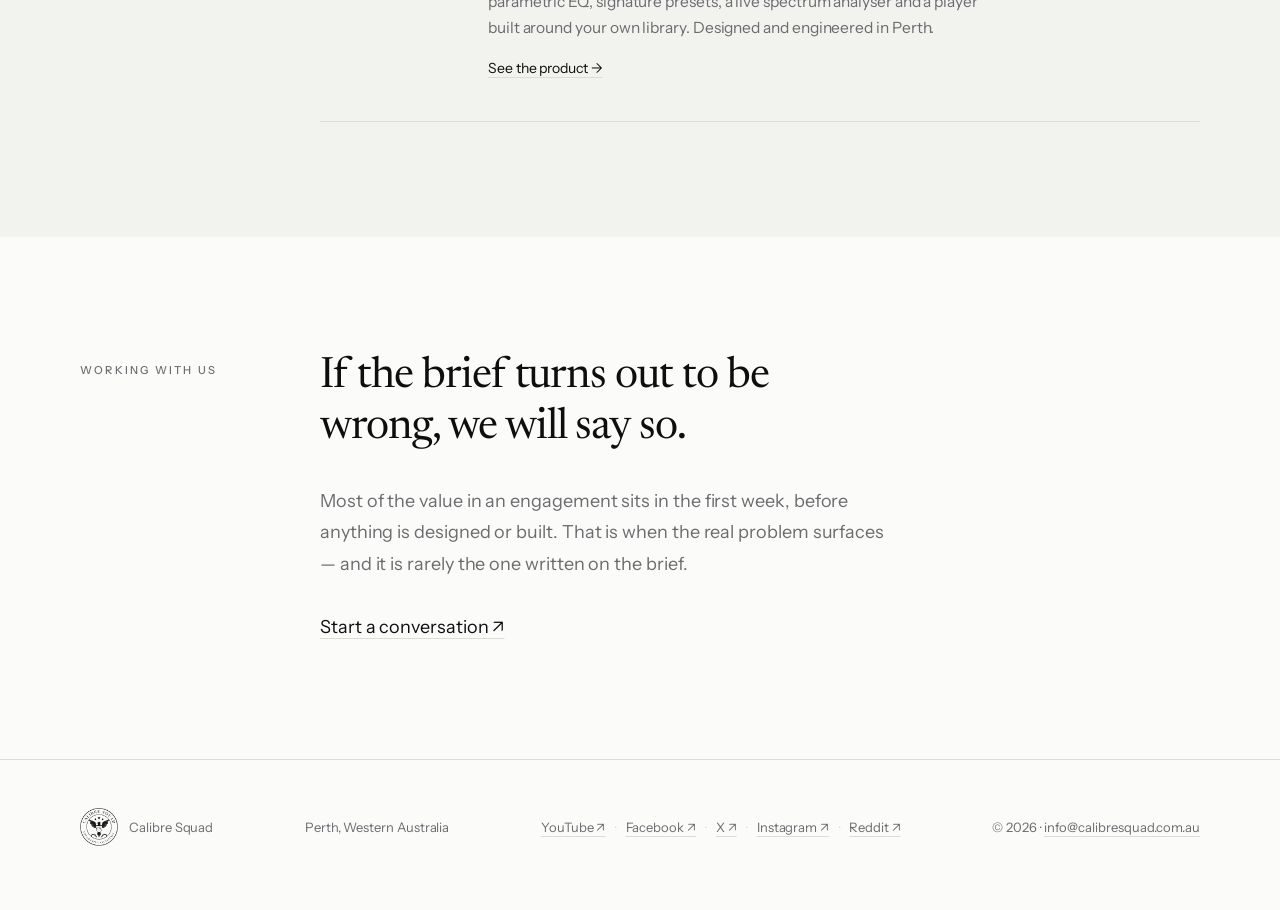
<file: work/index.html>
<!DOCTYPE html>
<html lang="en-AU">
<head>
<meta charset="UTF-8">
<meta name="viewport" content="width=device-width, initial-scale=1.0">
<title>Work &mdash; Calibre Squad</title>
<meta name="description" content="Selected client work and products from Calibre Squad: compliance-led websites, operational systems and purpose-built software, built in Perth, Western Australia.">
<link rel="icon" type="image/png" href="/assets/favicon.png">
<link rel="apple-touch-icon" href="/assets/apple-touch-icon.png">
<link rel="canonical" href="https://calibresquad.com.au/work/">
<meta name="theme-color" content="#FBFBF9">
<meta property="og:type" content="website">
<meta property="og:site_name" content="Calibre Squad">
<meta property="og:locale" content="en_AU">
<meta property="og:title" content="Work &mdash; Calibre Squad">
<meta property="og:description" content="Selected client work and products from Calibre Squad: compliance-led websites, operational systems and purpose-built software, built in Perth, Western Australia.">
<meta property="og:url" content="https://calibresquad.com.au/work/">
<meta property="og:image" content="https://calibresquad.com.au/assets/og-crest.png">
<meta property="og:image:width" content="1200">
<meta property="og:image:height" content="630">
<meta name="twitter:card" content="summary_large_image">
<meta name="twitter:site" content="@calibresquad">
<link rel="preconnect" href="https://fonts.googleapis.com">
<link rel="preconnect" href="https://fonts.gstatic.com" crossorigin>
<link href="https://fonts.googleapis.com/css2?family=Newsreader:opsz,wght@6..72,300;6..72,400;6..72,500&family=Instrument+Sans:wght@400;500;600&display=swap" rel="stylesheet">
<script>/* apply the saved ground before paint so there is no flash */
(function(){try{var t=localStorage.getItem('cs-ground');
if(t==='dark'||t==='mixed')document.documentElement.setAttribute('data-t',t);}catch(e){}})();</script>
<style>
*,*::before,*::after{box-sizing:border-box}
body{margin:0}
img{max-width:100%;display:block}
button{font:inherit;color:inherit}

:root{
  --ink:#0E0E0F;
  --body-ink:#26262A;
  --paper:#FBFBF9;
  --paper-2:#F2F2EF;
  --muted:#6C6C70;
  --line:#DCDCD7;
  --line-soft:#EAEAE5;
  --dw:400;
  --fd:'Newsreader',Georgia,serif;
  --ft:'Instrument Sans',-apple-system,'Segoe UI',sans-serif;
  --gut:clamp(1.5rem,5vw,5rem);
}
html[data-t="dark"]{
  --ink:#F4F4F1;
  --body-ink:#C9C9CE;
  --paper:#0C0C0D;
  --paper-2:#141416;
  --muted:#93939A;
  --line:#2C2C2F;
  --line-soft:#1F1F22;
  --dw:500;
}
html[data-t="mixed"] .tint{
  --ink:#F4F4F1;
  --body-ink:#C9C9CE;
  --paper:#0C0C0D;
  --paper-2:#141416;
  --muted:#93939A;
  --line:#2C2C2F;
  --line-soft:#1F1F22;
  --dw:500;
background:var(--paper);color:var(--ink)}

body{background:var(--paper);color:var(--ink);font-family:var(--ft);
  font-size:18px;line-height:1.75;font-weight:400;letter-spacing:-.004em;
  -webkit-font-smoothing:antialiased;
  transition:background .5s ease,color .5s ease}
.wrap{max-width:78rem;margin:0 auto;padding:0 var(--gut)}

.row{display:grid;grid-template-columns:11rem 1fr;gap:0 4rem;align-items:start}
.row > .label{font-size:.6875rem;font-weight:500;letter-spacing:.2em;text-transform:uppercase;
  color:var(--muted);padding-top:.55rem}
.col{max-width:38rem}
@media(max-width:860px){.row{grid-template-columns:1fr;gap:1.4rem}.row > .label{padding-top:0}}

.rule{border:0;border-top:1px solid var(--line);margin:0}
section[id]{scroll-margin-top:5.5rem}
html{scroll-behavior:smooth}
@media(prefers-reduced-motion:reduce){html{scroll-behavior:auto}}
section{padding-block:clamp(4.5rem,9vw,9.5rem);transition:background .5s ease,color .5s ease}
section.tight{padding-block:clamp(3.5rem,6vw,6rem)}
.tint{background:var(--paper-2)}

h1,h2,.display,.pull{font-family:var(--fd);font-weight:var(--dw);font-optical-sizing:auto;margin:0}
h1{font-size:clamp(3rem,8vw,6.6rem);line-height:1;letter-spacing:-.032em;max-width:15ch}
h2{font-size:clamp(1.85rem,3.6vw,3rem);line-height:1.1;letter-spacing:-.024em;max-width:20ch}
h3{font-family:var(--ft);font-size:1.0625rem;font-weight:500;letter-spacing:-.01em;margin:0 0 .5rem}
p{margin:0 0 1.35rem}
p:last-child{margin-bottom:0}
.lede{font-size:clamp(1.2rem,1.9vw,1.5rem);line-height:1.5;letter-spacing:-.015em;
  color:var(--ink);max-width:34ch;font-weight:400}
.body p{color:var(--body-ink);max-width:60ch}
.muted{color:var(--muted)}
a{color:inherit;text-decoration:underline;text-underline-offset:.28em;
  text-decoration-thickness:1px;text-decoration-color:var(--line);
  transition:text-decoration-color .35s ease}
a:hover{text-decoration-color:currentColor}

/* masthead */
.top{border-bottom:1px solid var(--line);position:sticky;top:0;z-index:60;
  background:var(--paper);transition:background .5s ease}
html[data-t="mixed"] .top{background:var(--paper)}
.top-in{display:flex;align-items:center;justify-content:space-between;gap:1.25rem;
  padding-block:1.15rem;min-height:4.6rem}
.brandmark{font-family:var(--fd);font-size:1.3rem;letter-spacing:-.015em;text-decoration:none;
  font-weight:var(--dw);white-space:nowrap}
.top-right{display:flex;align-items:center;gap:2rem}
.top nav{display:flex;gap:1.9rem}
.top nav a{font-size:.8125rem;letter-spacing:.01em;text-decoration:none;color:var(--muted)}
.top nav a:hover{color:var(--ink)}
@media(max-width:820px){.top nav{display:none}}
@media(max-width:520px){
  .brandmark{font-size:1.15rem;gap:.5rem}
  .brandmark .crest{width:26px;height:26px}
  .ground button{padding:.42rem .5rem}
}

/* ground switch */
.ground{display:flex;gap:0;border:1px solid var(--line)}
.ground button{background:transparent;border:0;border-right:1px solid var(--line);
  color:var(--muted);padding:.46rem .6rem;cursor:pointer;line-height:0;
  display:inline-flex;align-items:center;justify-content:center;
  transition:background .25s ease,color .25s ease}
.ground button svg{display:block}
.ground button:last-child{border-right:0}
.ground button:hover{color:var(--ink)}
.ground button[aria-pressed="true"]{background:var(--ink);color:var(--paper)}
.ground button:focus-visible{outline:2px solid var(--ink);outline-offset:2px}

.hero{padding-block:clamp(5rem,12vw,10.5rem) clamp(3.5rem,7vw,6.5rem)}
.kicker{font-size:.6875rem;font-weight:500;letter-spacing:.22em;text-transform:uppercase;
  color:var(--muted);margin:0 0 clamp(2rem,5vw,3.4rem)}
.hero .lede{margin-top:clamp(2rem,4vw,2.8rem)}

/* ruled rows */
.rr{display:grid;grid-template-columns:8rem 1fr auto;gap:0 2.5rem;align-items:start;
  padding:2.3rem 0;border-top:1px solid var(--line-soft)}
.rr:first-of-type{border-top:1px solid var(--line)}
.rr:last-of-type{border-bottom:1px solid var(--line)}
.rr .tagl{font-size:.6875rem;font-weight:500;letter-spacing:.18em;text-transform:uppercase;
  color:var(--muted);padding-top:.3rem}
.rr p{font-size:.9688rem;line-height:1.72;color:var(--muted);max-width:52ch;margin:0}
.rr .st{font-size:.6875rem;letter-spacing:.14em;text-transform:uppercase;color:var(--muted);
  padding-top:.3rem;white-space:nowrap}
.rr a.more{display:inline-block;margin-top:.9rem;font-size:.875rem}
.rr .links{display:flex;flex-wrap:wrap;align-items:baseline;gap:.35rem .95rem;margin-top:.9rem}
/* client testimonial - a quote, not a card: one hairline and the display face */
.tmo{margin:0;display:flex;flex-direction:column;gap:1.15rem;
  border-left:2px solid var(--line);padding-left:clamp(1.15rem,3vw,2.1rem)}
.tmo p{font-family:var(--fd);font-weight:var(--dw);font-optical-sizing:auto;
  font-size:clamp(1.08rem,1.75vw,1.32rem);line-height:1.55;letter-spacing:-.005em;
  color:var(--ink);margin:0;max-width:58ch}
.tmo-by{display:flex;flex-direction:column;gap:.1rem;margin-top:.35rem}
.tmo-name{font-size:.9rem;font-weight:600;color:var(--ink)}
.tmo-org{font-size:.6875rem;font-weight:500;letter-spacing:.15em;text-transform:uppercase;color:var(--muted)}
/* the client's own mark, desaturated so it sits inside the monochrome scheme */
.client-mark{display:block;width:9rem;max-width:100%;height:auto;margin-top:1.05rem;opacity:.9}
html[data-t="dark"] .client-mark{filter:invert(1);opacity:.85}
/* the pulled line on the work card */
.rr-quote{font-family:var(--fd);font-weight:var(--dw);font-size:1.02rem;line-height:1.5;
  color:var(--ink);margin:.85rem 0 0;max-width:46ch;
  display:flex;flex-direction:column;gap:.3rem}
.rr-quote span{font-family:var(--ft);font-size:.6875rem;font-weight:500;
  letter-spacing:.14em;text-transform:uppercase;color:var(--muted)}
.rr .links a.more{margin-top:0}
.rr .links .sep{color:var(--line);font-size:.875rem;user-select:none}
.visit{display:inline-flex;align-items:center;gap:.45rem;text-decoration:none;
  border:1px solid var(--line);padding:.8rem 1.25rem;font-size:.8125rem;
  color:var(--ink);transition:background .25s ease,color .25s ease,border-color .25s ease}
.visit:hover,.visit:focus-visible{background:var(--ink);color:var(--paper);border-color:var(--ink)}
.tagmini{display:inline-block;margin-left:.65rem;font-size:.5938rem;letter-spacing:.15em;
  text-transform:uppercase;color:var(--muted);border:1px solid var(--line);
  padding:.2rem .48rem;vertical-align:.22em;white-space:nowrap}
@media(max-width:820px){.rr{grid-template-columns:1fr;gap:.7rem}.rr .st{padding-top:0}}

.finding{display:grid;grid-template-columns:3.2rem 1fr;gap:0 1.6rem;
  padding:1.9rem 0;border-top:1px solid var(--line-soft);align-items:start}
.finding:first-of-type{border-top:1px solid var(--line)}
.finding:last-of-type{border-bottom:1px solid var(--line)}
.finding .num{font-family:var(--fd);font-size:1.4rem;line-height:1;color:var(--muted);padding-top:.15rem}
.finding p{font-size:.9688rem;line-height:1.7;color:var(--muted);margin:0;max-width:52ch}
@media(max-width:640px){.finding{grid-template-columns:2.2rem 1fr;gap:0 1rem}}

.phase{padding:2.4rem 0;border-top:1px solid var(--line-soft)}
.phase:first-of-type{border-top:1px solid var(--line)}
.phase:last-of-type{border-bottom:1px solid var(--line)}
.phase .when{font-size:.6875rem;font-weight:500;letter-spacing:.2em;text-transform:uppercase;
  color:var(--muted);display:block;margin-bottom:.9rem}
.phase p{font-size:.9688rem;line-height:1.75;color:var(--muted);max-width:56ch;margin:0}

.pull{font-size:clamp(1.7rem,3.4vw,2.7rem);line-height:1.18;letter-spacing:-.024em;max-width:23ch}

.figures{display:grid;grid-template-columns:repeat(4,1fr);border-top:1px solid var(--line)}
.figure{padding:2.6rem 1.5rem 2.4rem 0;border-right:1px solid var(--line-soft)}
.figure:last-child{border-right:0}
.figure b{font-family:var(--fd);font-weight:var(--dw);font-size:clamp(2.6rem,5vw,4rem);
  line-height:1;display:block;letter-spacing:-.03em}
.figure span{display:block;margin-top:.85rem;font-size:.75rem;letter-spacing:.13em;
  text-transform:uppercase;color:var(--muted);line-height:1.5;max-width:12ch}
@media(max-width:760px){.figures{grid-template-columns:repeat(2,1fr)}
  .figure{padding-right:1rem;border-bottom:1px solid var(--line-soft)}
  .figure:nth-child(2n){border-right:0}}

/* contact form */
.form-row{display:grid;grid-template-columns:1fr 1fr;gap:1.5rem}
@media(max-width:700px){.form-row{grid-template-columns:1fr}}
.field{margin-bottom:1.5rem}
.field label{display:block;font-size:.6875rem;font-weight:500;letter-spacing:.18em;
  text-transform:uppercase;color:var(--muted);margin-bottom:.6rem}
.field input,.field textarea{width:100%;background:transparent;border:0;
  border-bottom:1px solid var(--line);color:var(--ink);font-family:var(--ft);
  font-size:1rem;padding:.6rem 0;transition:border-color .3s ease}
.field textarea{min-height:7rem;resize:vertical}
.field input:focus,.field textarea:focus{outline:none;border-bottom-color:var(--ink)}
.field input::placeholder,.field textarea::placeholder{color:var(--muted);opacity:.55}
.hp{position:absolute;left:-9999px}
.form-actions{display:flex;align-items:center;gap:1.6rem;flex-wrap:wrap;margin-top:.6rem}
.btn-primary{background:var(--ink);color:var(--paper);border:1px solid var(--ink);
  font-size:.875rem;letter-spacing:.02em;padding:.85rem 1.6rem;cursor:pointer;
  transition:opacity .3s ease}
.btn-primary:hover{opacity:.82}
.form-note{font-size:.8125rem;color:var(--muted)}
.form-status{font-size:.875rem;color:var(--muted);margin-top:1rem}

.rv{opacity:0;transform:translateY(12px);
  transition:opacity .55s cubic-bezier(.2,.7,.2,1),transform .55s cubic-bezier(.2,.7,.2,1)}
.rv.in{opacity:1;transform:none}
@media(prefers-reduced-motion:reduce){.rv{opacity:1;transform:none;transition:none}
  *{transition:none!important}}

/* crest — recoloured to the scheme, adapts to the ground */
.crest{filter:brightness(0);opacity:.9;transition:filter .5s ease}
html[data-t="dark"] .crest{filter:brightness(0) invert(1)}
html[data-t="mixed"] .tint .crest{filter:brightness(0) invert(1)}
.brandmark{display:inline-flex;align-items:center;gap:.62rem}
.brandmark .crest{width:30px;height:30px;flex:none}

/* split hero - copy one side, crest the other, a rule between */
.hero-split{display:grid;grid-template-columns:minmax(0,1fr) minmax(0,.58fr);
  gap:clamp(2rem,5vw,4.6rem);align-items:center}
.hero-seal{align-self:stretch;display:flex;align-items:center;justify-content:center;
  border-left:1px solid var(--line);padding-left:clamp(2rem,5vw,4.6rem)}
.hero-seal .crest{width:min(100%,19rem);height:auto;opacity:.95}
@media(max-width:820px){
  .hero{padding-block:clamp(3.2rem,9vw,5rem) clamp(3.5rem,7vw,6.5rem)}
  .hero-split{grid-template-columns:1fr;gap:clamp(2rem,6vw,2.6rem)}
  .hero-seal{border-left:0;border-top:1px solid var(--line);
    padding-left:0;padding-top:clamp(2rem,6vw,2.6rem)}
  .hero-seal .crest{width:min(46vw,12rem)}
}

footer{border-top:1px solid var(--line);padding:3rem 0 4rem;font-size:.8125rem;color:var(--muted)}
.foot-in{display:flex;justify-content:space-between;gap:1.5rem;flex-wrap:wrap;align-items:center}
.foot-mark{display:flex;align-items:center;gap:.7rem}
.foot-mark .crest{width:38px;height:38px;flex:none}
.foot-social{display:inline-flex;align-items:baseline;gap:.6rem}
.foot-social .sep{color:var(--line)}
</style>
</head>
<body>
<header class="top">
  <div class="wrap top-in">
    <a class="brandmark" href="/"><img class="crest" src="/assets/crest.webp" alt="" width="30" height="30"><span>Calibre Squad</span></a>
    <div class="top-right">
      <nav>
        <a href="/#capabilities">What we do</a>
        <a href="/#work">Work</a>
        <a href="/#apps">Apps</a>
        <a href="/#about">About</a>
        <a href="/#contact">Contact</a>
      </nav>
      <div class="ground" role="group" aria-label="Page appearance">
        <button type="button" data-g="light" aria-pressed="true" aria-label="Light" title="Light">
          <svg viewBox="0 0 16 16" width="15" height="15" aria-hidden="true" focusable="false">
            <circle cx="8" cy="8" r="6.2" fill="none" stroke="currentColor" stroke-width="1.35"/>
          </svg>
        </button>
        <button type="button" data-g="dark" aria-pressed="false" aria-label="Dark" title="Dark">
          <svg viewBox="0 0 16 16" width="15" height="15" aria-hidden="true" focusable="false">
            <circle cx="8" cy="8" r="6.2" fill="currentColor"/>
          </svg>
        </button>
        <button type="button" data-g="mixed" aria-pressed="false" aria-label="Mixed" title="Mixed">
          <svg viewBox="0 0 16 16" width="15" height="15" aria-hidden="true" focusable="false">
            <circle cx="8" cy="8" r="6.2" fill="none" stroke="currentColor" stroke-width="1.35"/>
            <path d="M8 1.8a6.2 6.2 0 0 1 0 12.4z" fill="currentColor"/>
          </svg>
        </button>
      </div>
    </div>
  </div>
</header>

<section class="hero">
  <div class="wrap hero-split">
    <div class="hero-copy">
    <p class="kicker rv">Selected work</p>
    <h1 class="rv">The work behind the standard.</h1>
    <p class="lede rv">Every engagement below started as one thing and turned out to be another. That is usually the useful part.</p>
  </div>
    <div class="hero-seal" aria-hidden="true"><img class="crest" src="/assets/crest.webp" alt="" width="360" height="360"></div>
  </div>
</section>

<hr class="rule">

<section class="tint">
  <div class="wrap row rv">
    <div class="label">Projects</div>
    <div style="max-width:58rem">
      <div class="rr">
        <span class="tagl">Financial services</span>
        <div>
          <h3>Pura Finance Group <span class="tagmini">Case study</span></h3>
          <p>A Perth asset finance brokerage asked for changes to their website. What they had was a purchased template still carrying a placeholder credit licence number, fabricated approval statistics and three testimonials that were never real. We cleared the exposure, then rebuilt.</p>
          <div class="links"><a class="more" href="/work/pura-finance-group/">Read the case study &#8594;</a><span class="sep" aria-hidden="true">&middot;</span><a class="more" href="https://purafinancegroup.com.au" target="_blank" rel="noopener">Visit the live site &#8599;</a></div>
        </div>
        <span class="st">2026</span>
      </div>
      <div class="rr">
        <span class="tagl">Heavy vehicle</span>
        <div>
          <h3>HVA Comply</h3>
          <p>Our own WAHVA management system for Western Australian heavy-vehicle operators &mdash; pre-starts, fatigue, work diaries and audit-ready evidence in one place, with a driver app built for the cab rather than the office. Available to partners.</p>
          <a class="more" href="/hva-comply/">See the product &#8594;</a>
        </div>
        <span class="st">Early access</span>
      </div>
      <div class="rr">
        <span class="tagl">Consumer &middot; iOS</span>
        <div>
          <h3>AuraMix</h3>
          <p>A precision equaliser and audio toolkit for iPhone, iPad and Mac. A 31-band parametric EQ, signature presets, a live spectrum analyser and a player built around your own library. Designed and engineered in Perth.</p>
          <a class="more" href="https://auramix.com.au/">See the product &#8594;</a>
        </div>
        <span class="st">TestFlight beta</span>
      </div>
    </div>
  </div>
</section>

<section>
  <div class="wrap row rv">
    <div class="label">Working with us</div>
    <div class="col">
      <p class="pull">If the brief turns out to be wrong, we will say so.</p>
      <p class="muted" style="margin-top:2rem;max-width:48ch">Most of the value in an engagement sits in the first week, before anything is designed or built. That is when the real problem surfaces &mdash; and it is rarely the one written on the brief.</p>
      <p style="margin-top:2rem"><a href="/#contact">Start a conversation &#8599;</a></p>
    </div>
  </div>
</section>

<footer>
  <div class="wrap foot-in">
    <span class="foot-mark"><img class="crest" src="/assets/crest.webp" alt="" width="38" height="38">Calibre Squad</span>
    <span>Perth, Western Australia</span>
    <span class="foot-social"><a href="https://www.youtube.com/@calibresquad" target="_blank" rel="me noopener">YouTube &#8599;</a><span class="sep" aria-hidden="true">&middot;</span><a href="https://www.facebook.com/calibresquad26" target="_blank" rel="me noopener">Facebook &#8599;</a><span class="sep" aria-hidden="true">&middot;</span><a href="https://x.com/CalibreSquad" target="_blank" rel="me noopener">X &#8599;</a><span class="sep" aria-hidden="true">&middot;</span><a href="https://www.instagram.com/calibresquad" target="_blank" rel="me noopener">Instagram &#8599;</a><span class="sep" aria-hidden="true">&middot;</span><a href="https://www.reddit.com/user/Calibresquad" target="_blank" rel="me noopener">Reddit &#8599;</a></span>
    <span>&copy; 2026 &middot; <a href="mailto:info@calibresquad.com.au">info@calibresquad.com.au</a></span>
  </div>
</footer>
<script>
(function(){
  var root=document.documentElement;
  var btns=[].slice.call(document.querySelectorAll('.ground button'));
  function sync(){var c=root.getAttribute('data-t')||'light';
    btns.forEach(function(b){b.setAttribute('aria-pressed',String(b.getAttribute('data-g')===c));});}
  btns.forEach(function(b){b.addEventListener('click',function(){
    var g=b.getAttribute('data-g');
    if(g==='light'){root.removeAttribute('data-t');}else{root.setAttribute('data-t',g);}
    try{localStorage.setItem('cs-ground',g);}catch(e){}
    sync();
  });});
  sync();
  var reduced=window.matchMedia&&window.matchMedia('(prefers-reduced-motion: reduce)').matches;
  var els=[].slice.call(document.querySelectorAll('.rv'));
  function revealAllInReach(){
    els.forEach(function(e){
      if(e.classList.contains('in')) return;
      if(e.getBoundingClientRect().top < innerHeight*1.25) e.classList.add('in');
    });
  }
  if(reduced||!('IntersectionObserver' in window)){els.forEach(function(e){e.classList.add('in');});}
  else{
    var io=new IntersectionObserver(function(rows){rows.forEach(function(x){
      if(x.isIntersecting){x.target.classList.add('in');io.unobserve(x.target);}});},
      {threshold:0,rootMargin:'0px 0px 14% 0px'});
    els.forEach(function(e,i){e.style.transitionDelay=(Math.min(i%3,2)*55)+'ms';io.observe(e);});
    /* safety net - nothing may sit invisible in or near the viewport */
    addEventListener('scroll',revealAllInReach,{passive:true});
    addEventListener('resize',revealAllInReach,{passive:true});
    addEventListener('load',revealAllInReach);
    setTimeout(revealAllInReach,1200);
  }
})();
</script>
<script data-goatcounter="https://calibresquad.goatcounter.com/count" async src="//gc.zgo.at/count.js"></script>
</body>
</html>
</file>
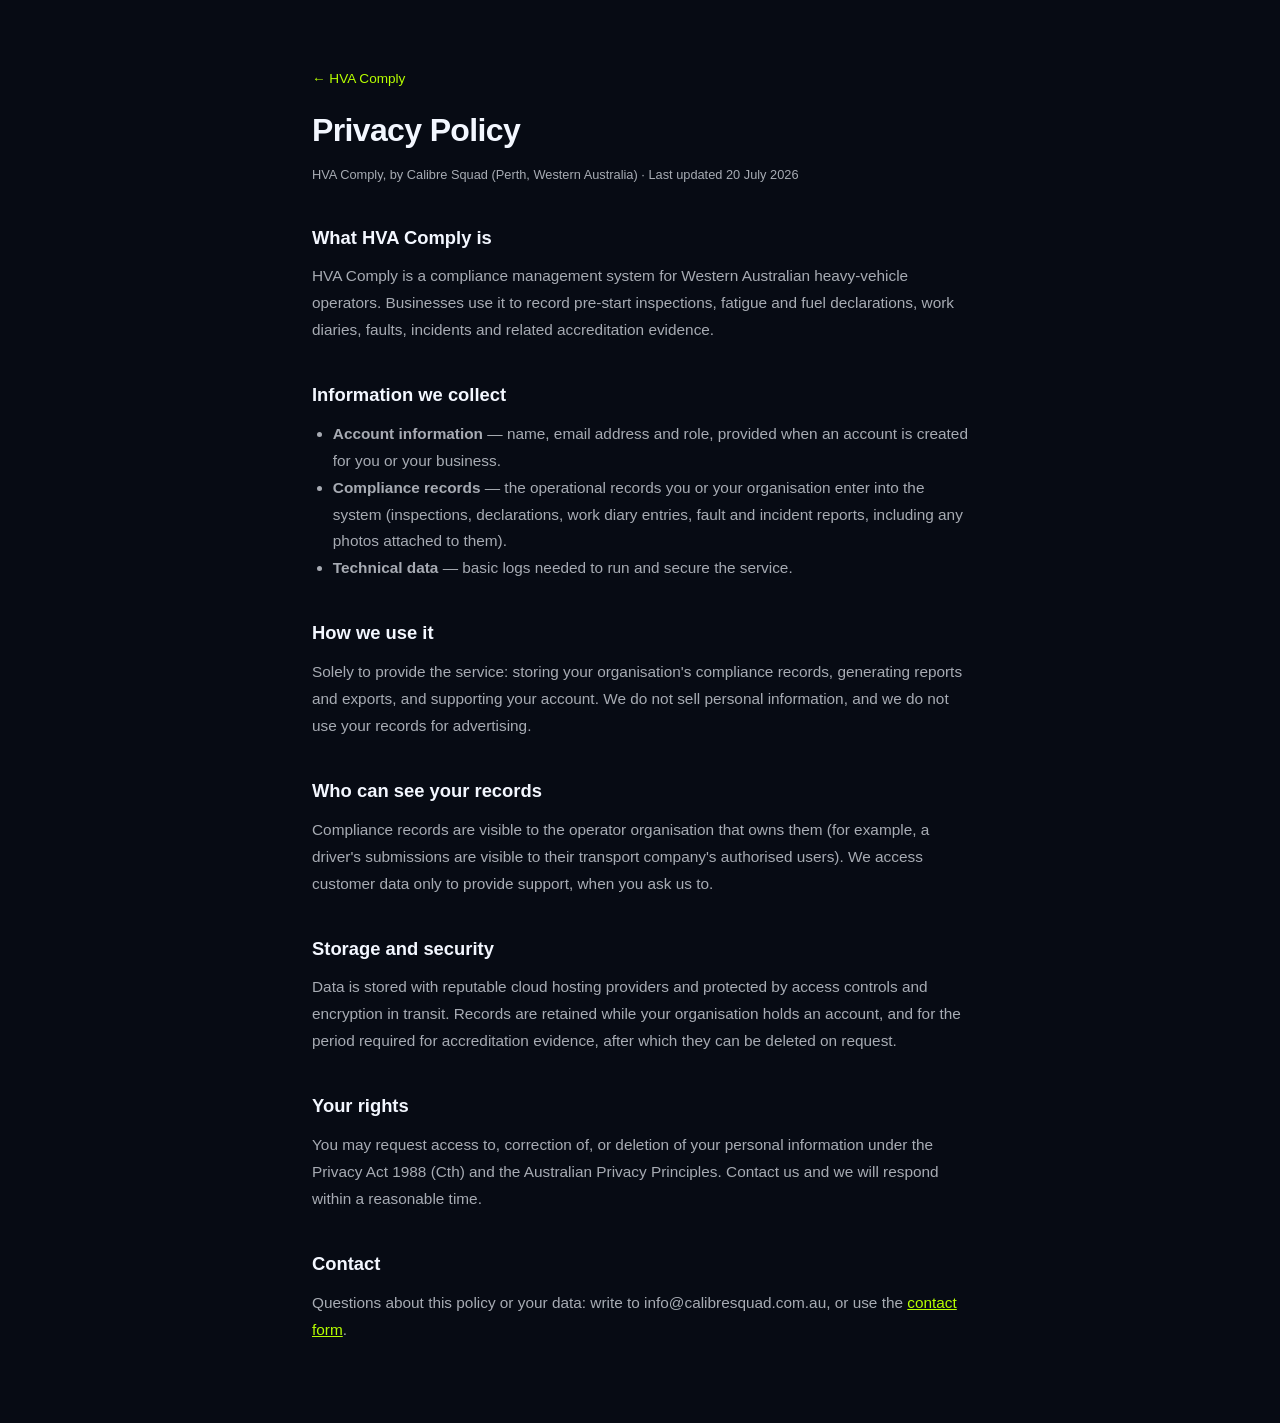
<file: hva-comply/privacy/index.html>
<!DOCTYPE html>
<html lang="en-AU">
<head>
<meta charset="UTF-8">
<meta name="viewport" content="width=device-width, initial-scale=1.0">
<title>Privacy Policy — HVA Comply</title>
<meta name="description" content="Privacy policy for HVA Comply by Calibre Squad.">
<link rel="canonical" href="https://calibresquad.com.au/hva-comply/privacy/">
<style>
:root{--bg:#070B14;--text:#F3F7FF;--dim:rgba(243,247,255,.68);--accent:#B7FF00;--border:rgba(255,255,255,.09)}
*{margin:0;padding:0;box-sizing:border-box}
body{font-family:-apple-system,BlinkMacSystemFont,'Segoe UI',Roboto,Helvetica,Arial,sans-serif;background:var(--bg);color:var(--text);line-height:1.75}
main{max-width:44rem;margin:0 auto;padding:4rem 1.5rem 5rem}
a{color:var(--accent)}
h1{font-size:2rem;letter-spacing:-.02em;margin:.6rem 0 .4rem}
h2{font-size:1.15rem;margin:2.2rem 0 .6rem}
p,li{color:var(--dim);font-size:.96rem}
ul{padding-left:1.3rem}
.meta{font-size:.8rem;color:var(--dim)}
.back{font-size:.85rem;text-decoration:none}
</style>
</head>
<body>
<main>
<a class="back" href="/hva-comply/">← HVA Comply</a>
<h1>Privacy Policy</h1>
<p class="meta">HVA Comply, by Calibre Squad (Perth, Western Australia) · Last updated 20 July 2026</p>

<h2>What HVA Comply is</h2>
<p>HVA Comply is a compliance management system for Western Australian heavy-vehicle operators. Businesses use it to record pre-start inspections, fatigue and fuel declarations, work diaries, faults, incidents and related accreditation evidence.</p>

<h2>Information we collect</h2>
<ul>
<li><strong>Account information</strong> — name, email address and role, provided when an account is created for you or your business.</li>
<li><strong>Compliance records</strong> — the operational records you or your organisation enter into the system (inspections, declarations, work diary entries, fault and incident reports, including any photos attached to them).</li>
<li><strong>Technical data</strong> — basic logs needed to run and secure the service.</li>
</ul>

<h2>How we use it</h2>
<p>Solely to provide the service: storing your organisation's compliance records, generating reports and exports, and supporting your account. We do not sell personal information, and we do not use your records for advertising.</p>

<h2>Who can see your records</h2>
<p>Compliance records are visible to the operator organisation that owns them (for example, a driver's submissions are visible to their transport company's authorised users). We access customer data only to provide support, when you ask us to.</p>

<h2>Storage and security</h2>
<p>Data is stored with reputable cloud hosting providers and protected by access controls and encryption in transit. Records are retained while your organisation holds an account, and for the period required for accreditation evidence, after which they can be deleted on request.</p>

<h2>Your rights</h2>
<p>You may request access to, correction of, or deletion of your personal information under the Privacy Act 1988 (Cth) and the Australian Privacy Principles. Contact us and we will respond within a reasonable time.</p>

<h2>Contact</h2>
<p>Questions about this policy or your data: write to info@calibresquad.com.au, or use the <a href="/hva-comply/#contact">contact form</a>.</p>
</main>
</body>
</html>
</file>
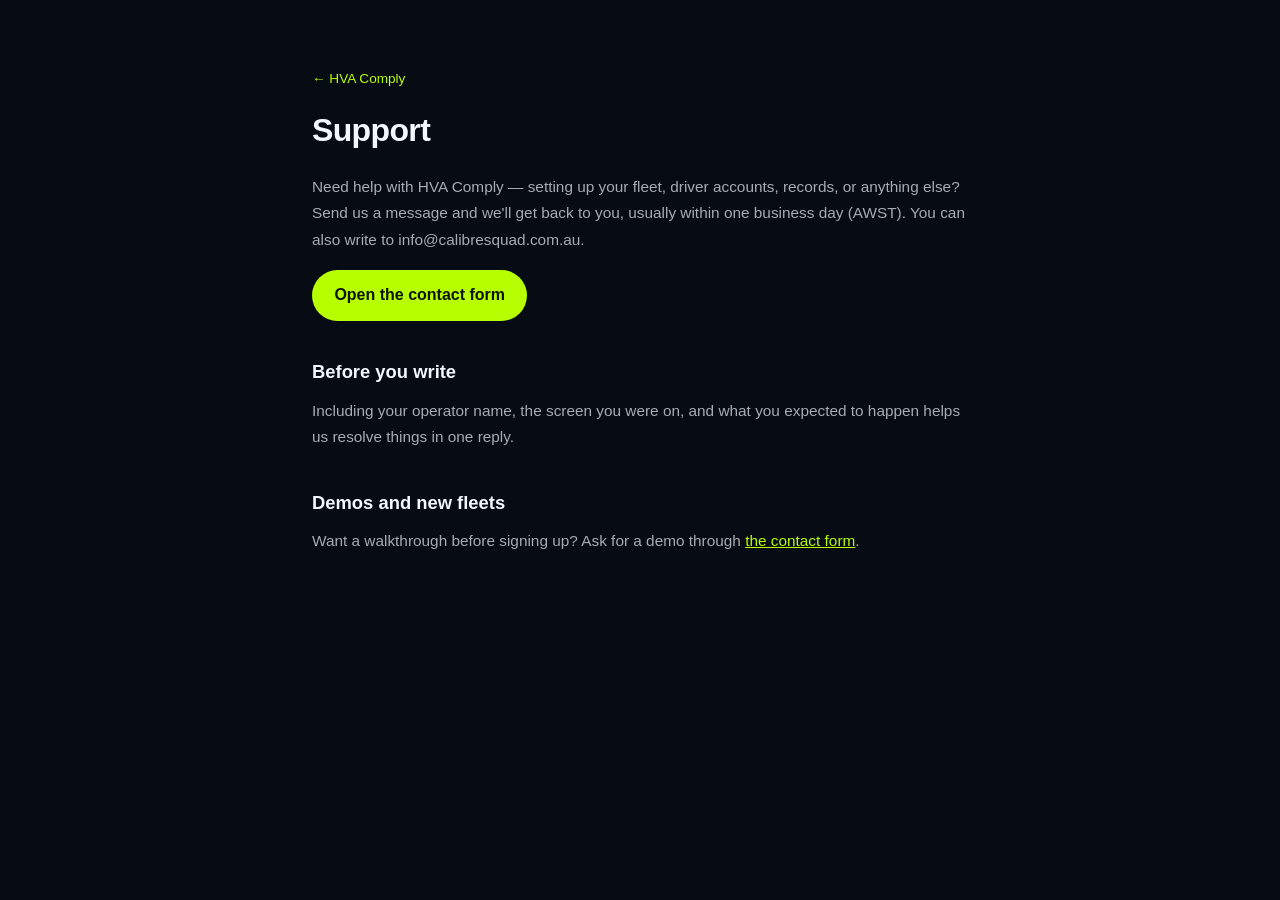
<file: hva-comply/support/index.html>
<!DOCTYPE html>
<html lang="en-AU">
<head>
<meta charset="UTF-8">
<meta name="viewport" content="width=device-width, initial-scale=1.0">
<title>Support — HVA Comply</title>
<meta name="description" content="Get help with HVA Comply.">
<link rel="canonical" href="https://calibresquad.com.au/hva-comply/support/">
<style>
:root{--bg:#070B14;--text:#F3F7FF;--dim:rgba(243,247,255,.68);--accent:#B7FF00;--accent-ink:#0C1400;--border:rgba(255,255,255,.09)}
*{margin:0;padding:0;box-sizing:border-box}
body{font-family:-apple-system,BlinkMacSystemFont,'Segoe UI',Roboto,Helvetica,Arial,sans-serif;background:var(--bg);color:var(--text);line-height:1.75}
main{max-width:44rem;margin:0 auto;padding:4rem 1.5rem 5rem}
a{color:var(--accent)}
h1{font-size:2rem;letter-spacing:-.02em;margin:.6rem 0 1rem}
h2{font-size:1.15rem;margin:2.2rem 0 .6rem}
p,li{color:var(--dim);font-size:.96rem}
.back{font-size:.85rem;text-decoration:none}
.btn{display:inline-block;background:var(--accent);color:var(--accent-ink);text-decoration:none;font-weight:600;border-radius:999px;padding:.7rem 1.4rem;margin-top:1rem}
</style>
</head>
<body>
<main>
<a class="back" href="/hva-comply/">← HVA Comply</a>
<h1>Support</h1>
<p>Need help with HVA Comply — setting up your fleet, driver accounts, records, or anything else? Send us a message and we'll get back to you, usually within one business day (AWST). You can also write to info@calibresquad.com.au.</p>
<a class="btn" href="/hva-comply/#contact">Open the contact form</a>

<h2>Before you write</h2>
<p>Including your operator name, the screen you were on, and what you expected to happen helps us resolve things in one reply.</p>

<h2>Demos and new fleets</h2>
<p>Want a walkthrough before signing up? Ask for a demo through <a href="/hva-comply/#contact">the contact form</a>.</p>
</main>
</body>
</html>
</file>
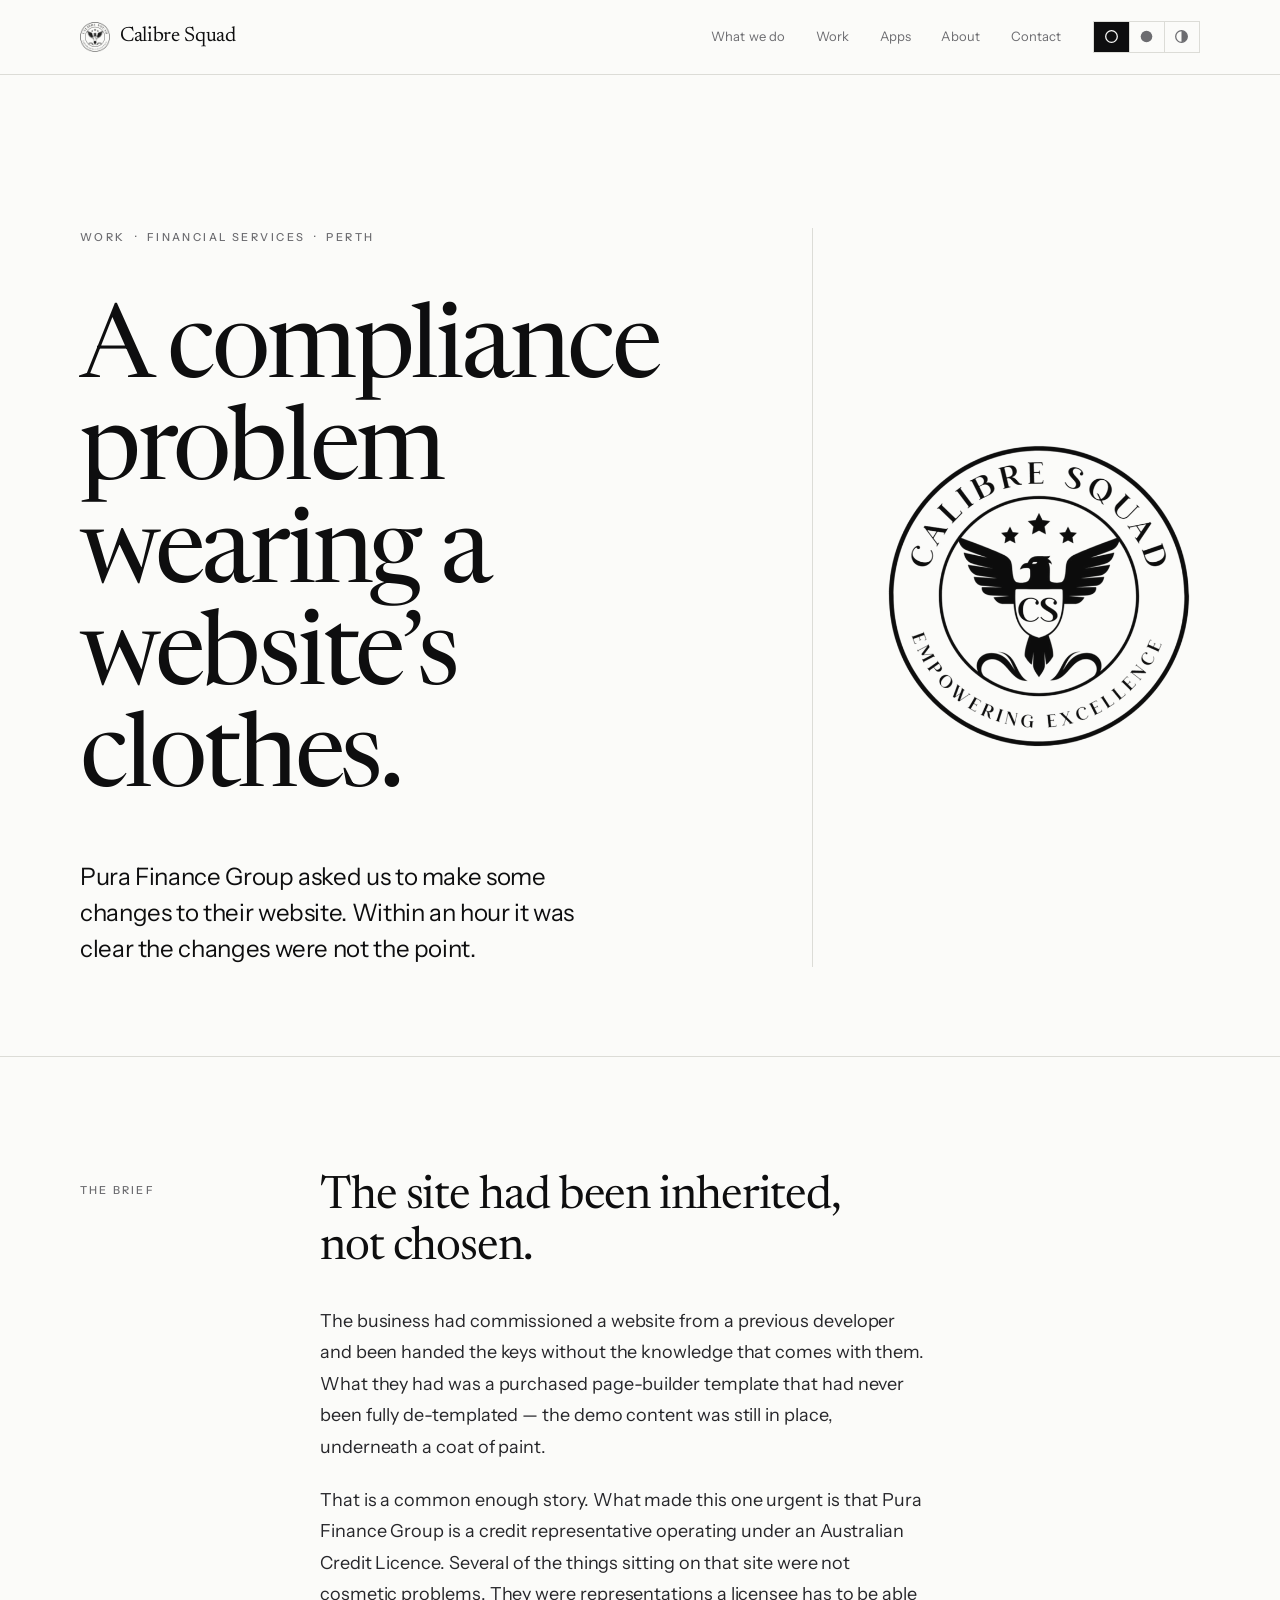
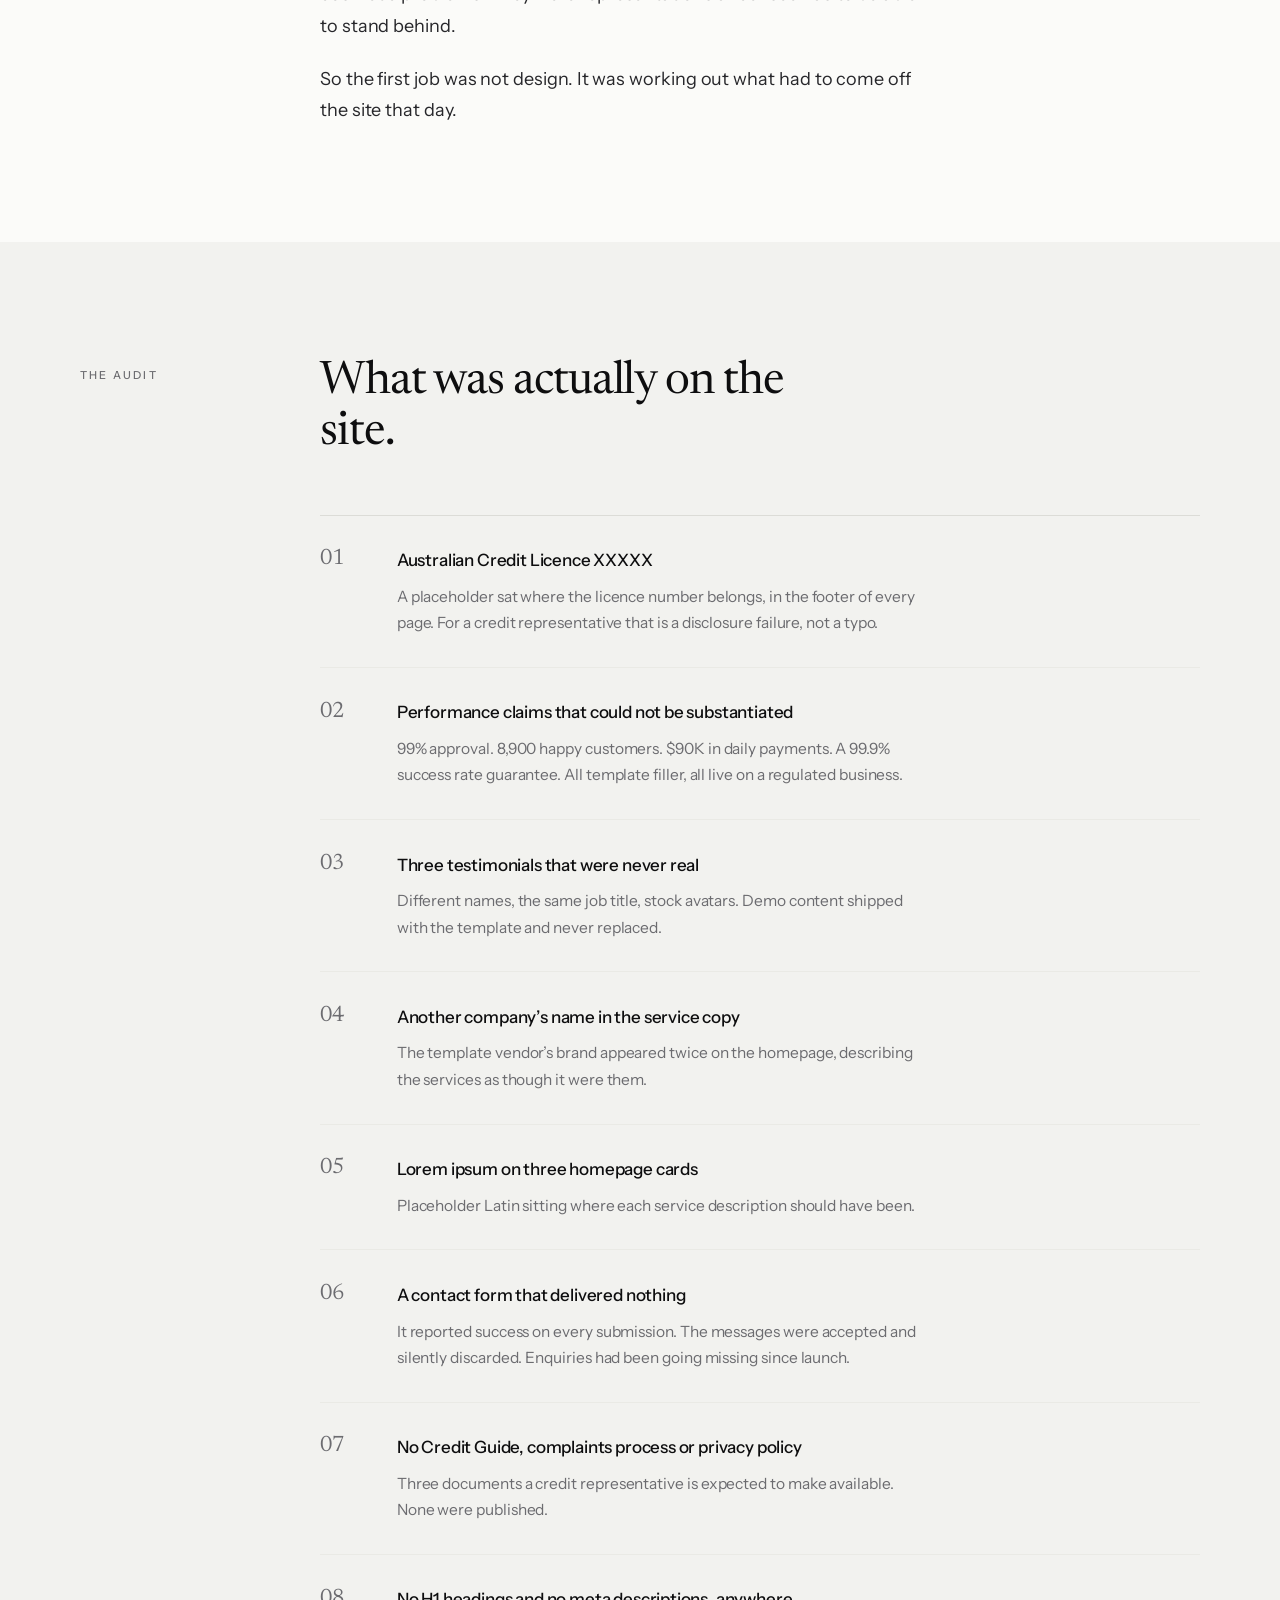
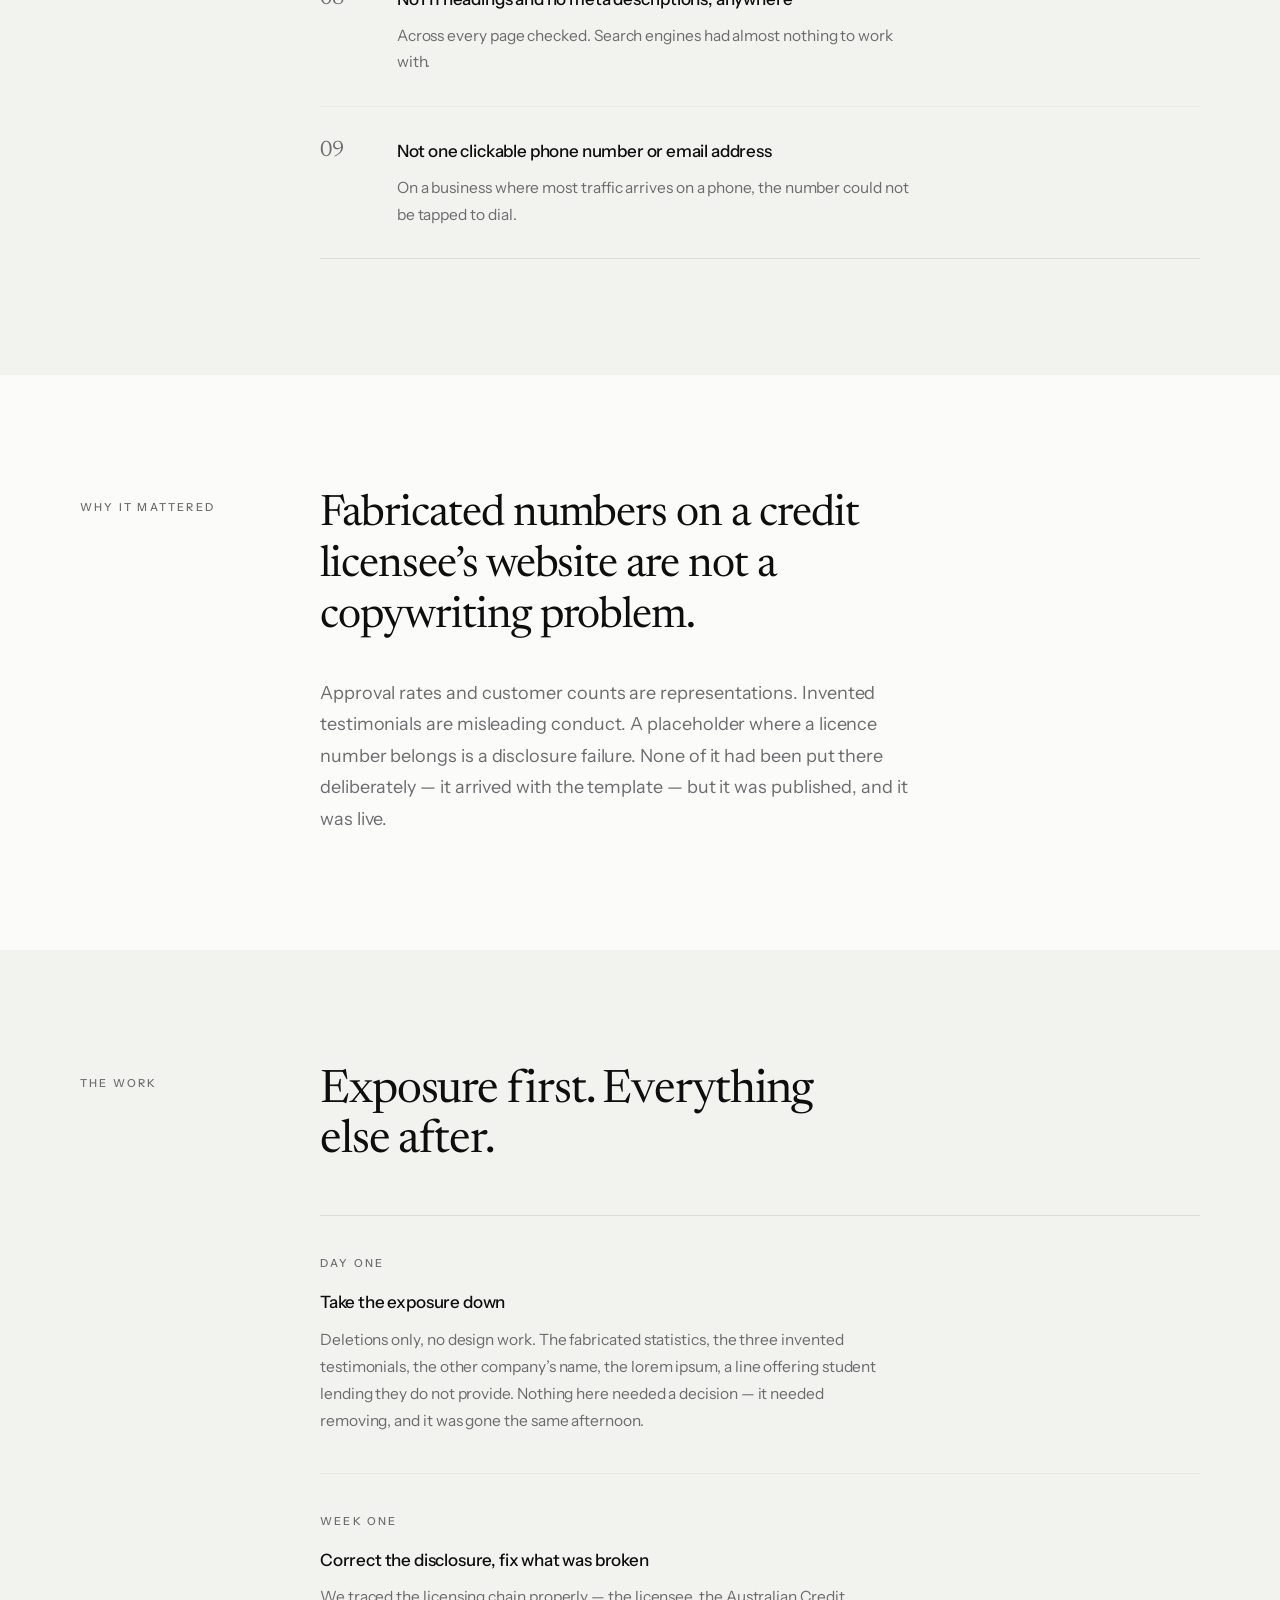
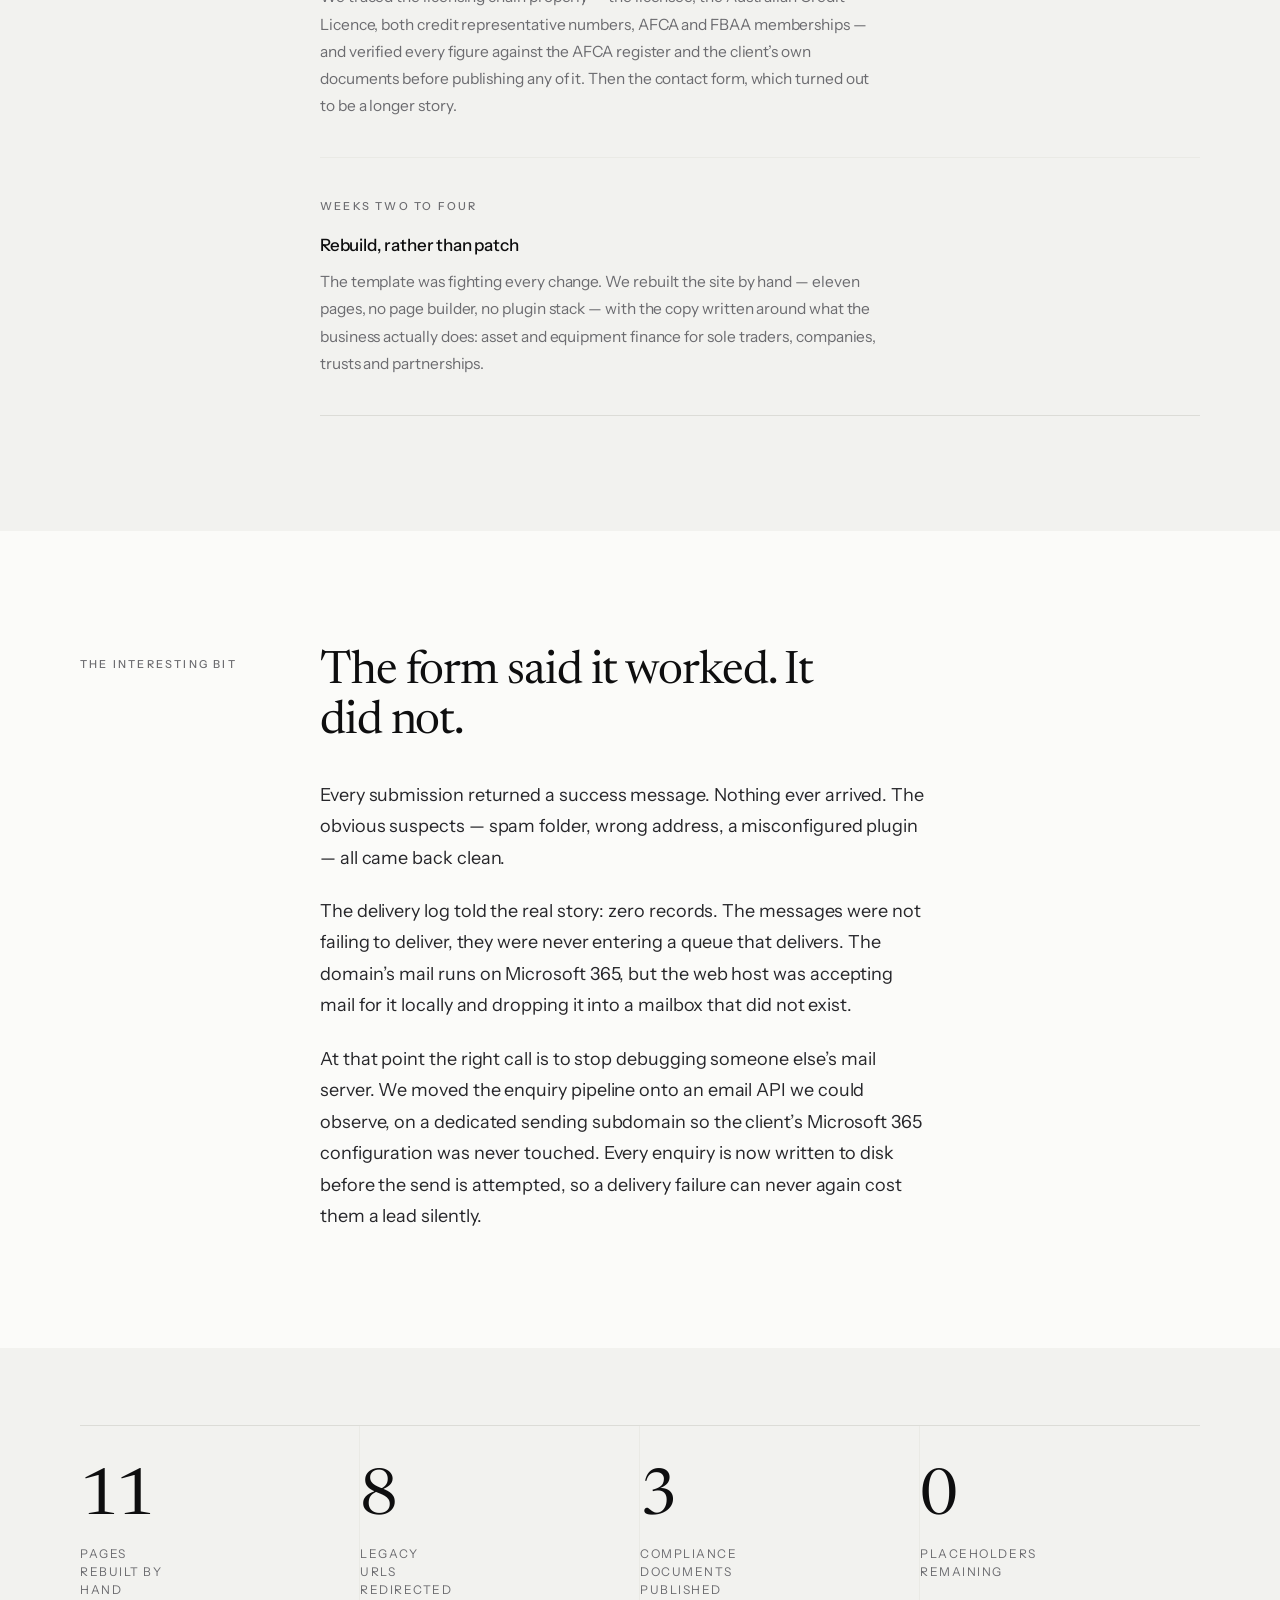
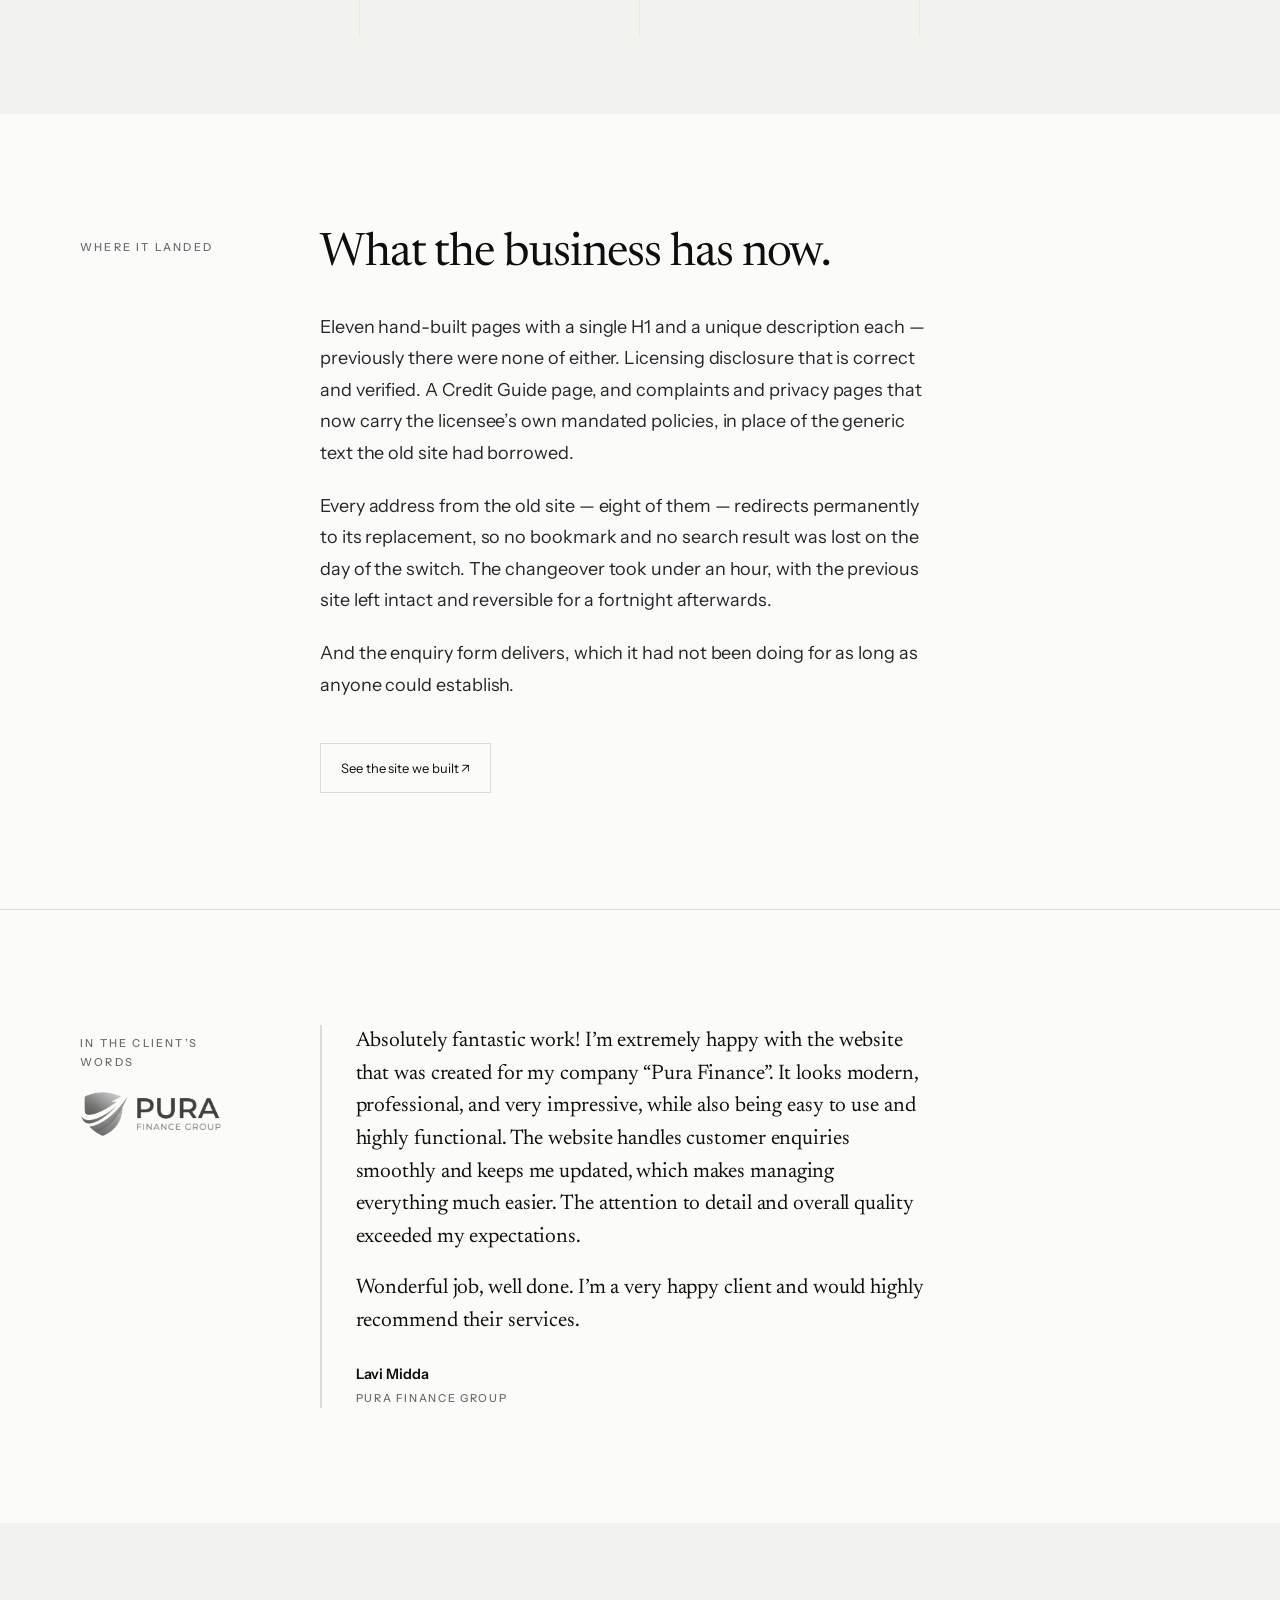
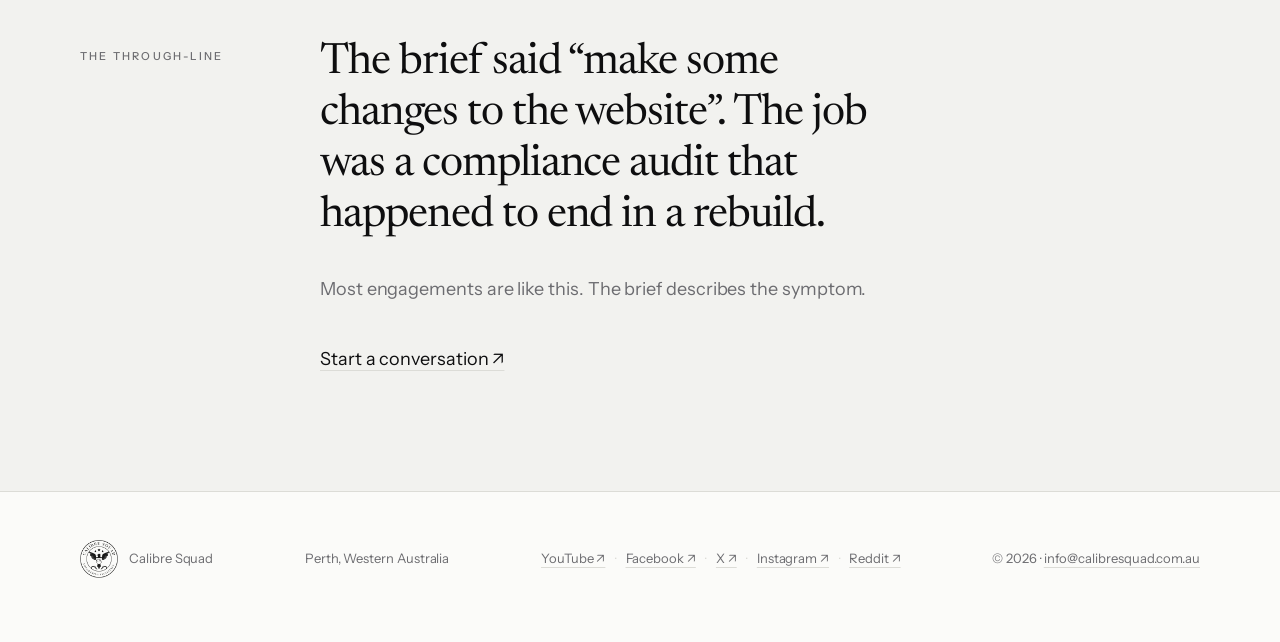
<file: work/pura-finance-group/index.html>
<!DOCTYPE html>
<html lang="en-AU">
<head>
<meta charset="UTF-8">
<meta name="viewport" content="width=device-width, initial-scale=1.0">
<title>Pura Finance Group &mdash; case study &mdash; Calibre Squad</title>
<meta name="description" content="A Perth finance brokerage asked for website changes. We found a placeholder credit licence number, fabricated statistics and a contact form quietly discarding enquiries. How we cleared the exposure and rebuilt.">
<link rel="icon" type="image/png" href="/assets/favicon.png">
<link rel="apple-touch-icon" href="/assets/apple-touch-icon.png">
<link rel="canonical" href="https://calibresquad.com.au/work/pura-finance-group/">
<meta name="theme-color" content="#FBFBF9">
<meta property="og:type" content="article">
<meta property="og:site_name" content="Calibre Squad">
<meta property="og:locale" content="en_AU">
<meta property="og:title" content="Pura Finance Group &mdash; case study &mdash; Calibre Squad">
<meta property="og:description" content="A Perth finance brokerage asked for website changes. We found a placeholder credit licence number, fabricated statistics and a contact form quietly discarding enquiries. How we cleared the exposure and rebuilt.">
<meta property="og:url" content="https://calibresquad.com.au/work/pura-finance-group/">
<meta property="og:image" content="https://calibresquad.com.au/assets/og-crest.png">
<meta property="og:image:width" content="1200">
<meta property="og:image:height" content="630">
<meta name="twitter:card" content="summary_large_image">
<meta name="twitter:site" content="@calibresquad">
<link rel="preconnect" href="https://fonts.googleapis.com">
<link rel="preconnect" href="https://fonts.gstatic.com" crossorigin>
<link href="https://fonts.googleapis.com/css2?family=Newsreader:opsz,wght@6..72,300;6..72,400;6..72,500&family=Instrument+Sans:wght@400;500;600&display=swap" rel="stylesheet">
<script>/* apply the saved ground before paint so there is no flash */
(function(){try{var t=localStorage.getItem('cs-ground');
if(t==='dark'||t==='mixed')document.documentElement.setAttribute('data-t',t);}catch(e){}})();</script>
<style>
*,*::before,*::after{box-sizing:border-box}
body{margin:0}
img{max-width:100%;display:block}
button{font:inherit;color:inherit}

:root{
  --ink:#0E0E0F;
  --body-ink:#26262A;
  --paper:#FBFBF9;
  --paper-2:#F2F2EF;
  --muted:#6C6C70;
  --line:#DCDCD7;
  --line-soft:#EAEAE5;
  --dw:400;
  --fd:'Newsreader',Georgia,serif;
  --ft:'Instrument Sans',-apple-system,'Segoe UI',sans-serif;
  --gut:clamp(1.5rem,5vw,5rem);
}
html[data-t="dark"]{
  --ink:#F4F4F1;
  --body-ink:#C9C9CE;
  --paper:#0C0C0D;
  --paper-2:#141416;
  --muted:#93939A;
  --line:#2C2C2F;
  --line-soft:#1F1F22;
  --dw:500;
}
html[data-t="mixed"] .tint{
  --ink:#F4F4F1;
  --body-ink:#C9C9CE;
  --paper:#0C0C0D;
  --paper-2:#141416;
  --muted:#93939A;
  --line:#2C2C2F;
  --line-soft:#1F1F22;
  --dw:500;
background:var(--paper);color:var(--ink)}

body{background:var(--paper);color:var(--ink);font-family:var(--ft);
  font-size:18px;line-height:1.75;font-weight:400;letter-spacing:-.004em;
  -webkit-font-smoothing:antialiased;
  transition:background .5s ease,color .5s ease}
.wrap{max-width:78rem;margin:0 auto;padding:0 var(--gut)}

.row{display:grid;grid-template-columns:11rem 1fr;gap:0 4rem;align-items:start}
.row > .label{font-size:.6875rem;font-weight:500;letter-spacing:.2em;text-transform:uppercase;
  color:var(--muted);padding-top:.55rem}
.col{max-width:38rem}
@media(max-width:860px){.row{grid-template-columns:1fr;gap:1.4rem}.row > .label{padding-top:0}}

.rule{border:0;border-top:1px solid var(--line);margin:0}
section[id]{scroll-margin-top:5.5rem}
html{scroll-behavior:smooth}
@media(prefers-reduced-motion:reduce){html{scroll-behavior:auto}}
section{padding-block:clamp(4.5rem,9vw,9.5rem);transition:background .5s ease,color .5s ease}
section.tight{padding-block:clamp(3.5rem,6vw,6rem)}
.tint{background:var(--paper-2)}

h1,h2,.display,.pull{font-family:var(--fd);font-weight:var(--dw);font-optical-sizing:auto;margin:0}
h1{font-size:clamp(3rem,8vw,6.6rem);line-height:1;letter-spacing:-.032em;max-width:15ch}
h2{font-size:clamp(1.85rem,3.6vw,3rem);line-height:1.1;letter-spacing:-.024em;max-width:20ch}
h3{font-family:var(--ft);font-size:1.0625rem;font-weight:500;letter-spacing:-.01em;margin:0 0 .5rem}
p{margin:0 0 1.35rem}
p:last-child{margin-bottom:0}
.lede{font-size:clamp(1.2rem,1.9vw,1.5rem);line-height:1.5;letter-spacing:-.015em;
  color:var(--ink);max-width:34ch;font-weight:400}
.body p{color:var(--body-ink);max-width:60ch}
.muted{color:var(--muted)}
a{color:inherit;text-decoration:underline;text-underline-offset:.28em;
  text-decoration-thickness:1px;text-decoration-color:var(--line);
  transition:text-decoration-color .35s ease}
a:hover{text-decoration-color:currentColor}

/* masthead */
.top{border-bottom:1px solid var(--line);position:sticky;top:0;z-index:60;
  background:var(--paper);transition:background .5s ease}
html[data-t="mixed"] .top{background:var(--paper)}
.top-in{display:flex;align-items:center;justify-content:space-between;gap:1.25rem;
  padding-block:1.15rem;min-height:4.6rem}
.brandmark{font-family:var(--fd);font-size:1.3rem;letter-spacing:-.015em;text-decoration:none;
  font-weight:var(--dw);white-space:nowrap}
.top-right{display:flex;align-items:center;gap:2rem}
.top nav{display:flex;gap:1.9rem}
.top nav a{font-size:.8125rem;letter-spacing:.01em;text-decoration:none;color:var(--muted)}
.top nav a:hover{color:var(--ink)}
@media(max-width:820px){.top nav{display:none}}
@media(max-width:520px){
  .brandmark{font-size:1.15rem;gap:.5rem}
  .brandmark .crest{width:26px;height:26px}
  .ground button{padding:.42rem .5rem}
}

/* ground switch */
.ground{display:flex;gap:0;border:1px solid var(--line)}
.ground button{background:transparent;border:0;border-right:1px solid var(--line);
  color:var(--muted);padding:.46rem .6rem;cursor:pointer;line-height:0;
  display:inline-flex;align-items:center;justify-content:center;
  transition:background .25s ease,color .25s ease}
.ground button svg{display:block}
.ground button:last-child{border-right:0}
.ground button:hover{color:var(--ink)}
.ground button[aria-pressed="true"]{background:var(--ink);color:var(--paper)}
.ground button:focus-visible{outline:2px solid var(--ink);outline-offset:2px}

.hero{padding-block:clamp(5rem,12vw,10.5rem) clamp(3.5rem,7vw,6.5rem)}
.kicker{font-size:.6875rem;font-weight:500;letter-spacing:.22em;text-transform:uppercase;
  color:var(--muted);margin:0 0 clamp(2rem,5vw,3.4rem)}
.hero .lede{margin-top:clamp(2rem,4vw,2.8rem)}

/* ruled rows */
.rr{display:grid;grid-template-columns:8rem 1fr auto;gap:0 2.5rem;align-items:start;
  padding:2.3rem 0;border-top:1px solid var(--line-soft)}
.rr:first-of-type{border-top:1px solid var(--line)}
.rr:last-of-type{border-bottom:1px solid var(--line)}
.rr .tagl{font-size:.6875rem;font-weight:500;letter-spacing:.18em;text-transform:uppercase;
  color:var(--muted);padding-top:.3rem}
.rr p{font-size:.9688rem;line-height:1.72;color:var(--muted);max-width:52ch;margin:0}
.rr .st{font-size:.6875rem;letter-spacing:.14em;text-transform:uppercase;color:var(--muted);
  padding-top:.3rem;white-space:nowrap}
.rr a.more{display:inline-block;margin-top:.9rem;font-size:.875rem}
.rr .links{display:flex;flex-wrap:wrap;align-items:baseline;gap:.35rem .95rem;margin-top:.9rem}
/* client testimonial - a quote, not a card: one hairline and the display face */
.tmo{margin:0;display:flex;flex-direction:column;gap:1.15rem;
  border-left:2px solid var(--line);padding-left:clamp(1.15rem,3vw,2.1rem)}
.tmo p{font-family:var(--fd);font-weight:var(--dw);font-optical-sizing:auto;
  font-size:clamp(1.08rem,1.75vw,1.32rem);line-height:1.55;letter-spacing:-.005em;
  color:var(--ink);margin:0;max-width:58ch}
.tmo-by{display:flex;flex-direction:column;gap:.1rem;margin-top:.35rem}
.tmo-name{font-size:.9rem;font-weight:600;color:var(--ink)}
.tmo-org{font-size:.6875rem;font-weight:500;letter-spacing:.15em;text-transform:uppercase;color:var(--muted)}
/* the client's own mark, desaturated so it sits inside the monochrome scheme */
.client-mark{display:block;width:9rem;max-width:100%;height:auto;margin-top:1.05rem;opacity:.9}
html[data-t="dark"] .client-mark{filter:invert(1);opacity:.85}
/* the pulled line on the work card */
.rr-quote{font-family:var(--fd);font-weight:var(--dw);font-size:1.02rem;line-height:1.5;
  color:var(--ink);margin:.85rem 0 0;max-width:46ch;
  display:flex;flex-direction:column;gap:.3rem}
.rr-quote span{font-family:var(--ft);font-size:.6875rem;font-weight:500;
  letter-spacing:.14em;text-transform:uppercase;color:var(--muted)}
.rr .links a.more{margin-top:0}
.rr .links .sep{color:var(--line);font-size:.875rem;user-select:none}
.visit{display:inline-flex;align-items:center;gap:.45rem;text-decoration:none;
  border:1px solid var(--line);padding:.8rem 1.25rem;font-size:.8125rem;
  color:var(--ink);transition:background .25s ease,color .25s ease,border-color .25s ease}
.visit:hover,.visit:focus-visible{background:var(--ink);color:var(--paper);border-color:var(--ink)}
.tagmini{display:inline-block;margin-left:.65rem;font-size:.5938rem;letter-spacing:.15em;
  text-transform:uppercase;color:var(--muted);border:1px solid var(--line);
  padding:.2rem .48rem;vertical-align:.22em;white-space:nowrap}
@media(max-width:820px){.rr{grid-template-columns:1fr;gap:.7rem}.rr .st{padding-top:0}}

.finding{display:grid;grid-template-columns:3.2rem 1fr;gap:0 1.6rem;
  padding:1.9rem 0;border-top:1px solid var(--line-soft);align-items:start}
.finding:first-of-type{border-top:1px solid var(--line)}
.finding:last-of-type{border-bottom:1px solid var(--line)}
.finding .num{font-family:var(--fd);font-size:1.4rem;line-height:1;color:var(--muted);padding-top:.15rem}
.finding p{font-size:.9688rem;line-height:1.7;color:var(--muted);margin:0;max-width:52ch}
@media(max-width:640px){.finding{grid-template-columns:2.2rem 1fr;gap:0 1rem}}

.phase{padding:2.4rem 0;border-top:1px solid var(--line-soft)}
.phase:first-of-type{border-top:1px solid var(--line)}
.phase:last-of-type{border-bottom:1px solid var(--line)}
.phase .when{font-size:.6875rem;font-weight:500;letter-spacing:.2em;text-transform:uppercase;
  color:var(--muted);display:block;margin-bottom:.9rem}
.phase p{font-size:.9688rem;line-height:1.75;color:var(--muted);max-width:56ch;margin:0}

.pull{font-size:clamp(1.7rem,3.4vw,2.7rem);line-height:1.18;letter-spacing:-.024em;max-width:23ch}

.figures{display:grid;grid-template-columns:repeat(4,1fr);border-top:1px solid var(--line)}
.figure{padding:2.6rem 1.5rem 2.4rem 0;border-right:1px solid var(--line-soft)}
.figure:last-child{border-right:0}
.figure b{font-family:var(--fd);font-weight:var(--dw);font-size:clamp(2.6rem,5vw,4rem);
  line-height:1;display:block;letter-spacing:-.03em}
.figure span{display:block;margin-top:.85rem;font-size:.75rem;letter-spacing:.13em;
  text-transform:uppercase;color:var(--muted);line-height:1.5;max-width:12ch}
@media(max-width:760px){.figures{grid-template-columns:repeat(2,1fr)}
  .figure{padding-right:1rem;border-bottom:1px solid var(--line-soft)}
  .figure:nth-child(2n){border-right:0}}

/* contact form */
.form-row{display:grid;grid-template-columns:1fr 1fr;gap:1.5rem}
@media(max-width:700px){.form-row{grid-template-columns:1fr}}
.field{margin-bottom:1.5rem}
.field label{display:block;font-size:.6875rem;font-weight:500;letter-spacing:.18em;
  text-transform:uppercase;color:var(--muted);margin-bottom:.6rem}
.field input,.field textarea{width:100%;background:transparent;border:0;
  border-bottom:1px solid var(--line);color:var(--ink);font-family:var(--ft);
  font-size:1rem;padding:.6rem 0;transition:border-color .3s ease}
.field textarea{min-height:7rem;resize:vertical}
.field input:focus,.field textarea:focus{outline:none;border-bottom-color:var(--ink)}
.field input::placeholder,.field textarea::placeholder{color:var(--muted);opacity:.55}
.hp{position:absolute;left:-9999px}
.form-actions{display:flex;align-items:center;gap:1.6rem;flex-wrap:wrap;margin-top:.6rem}
.btn-primary{background:var(--ink);color:var(--paper);border:1px solid var(--ink);
  font-size:.875rem;letter-spacing:.02em;padding:.85rem 1.6rem;cursor:pointer;
  transition:opacity .3s ease}
.btn-primary:hover{opacity:.82}
.form-note{font-size:.8125rem;color:var(--muted)}
.form-status{font-size:.875rem;color:var(--muted);margin-top:1rem}

.rv{opacity:0;transform:translateY(12px);
  transition:opacity .55s cubic-bezier(.2,.7,.2,1),transform .55s cubic-bezier(.2,.7,.2,1)}
.rv.in{opacity:1;transform:none}
@media(prefers-reduced-motion:reduce){.rv{opacity:1;transform:none;transition:none}
  *{transition:none!important}}

/* crest — recoloured to the scheme, adapts to the ground */
.crest{filter:brightness(0);opacity:.9;transition:filter .5s ease}
html[data-t="dark"] .crest{filter:brightness(0) invert(1)}
html[data-t="mixed"] .tint .crest{filter:brightness(0) invert(1)}
.brandmark{display:inline-flex;align-items:center;gap:.62rem}
.brandmark .crest{width:30px;height:30px;flex:none}

/* split hero - copy one side, crest the other, a rule between */
.hero-split{display:grid;grid-template-columns:minmax(0,1fr) minmax(0,.58fr);
  gap:clamp(2rem,5vw,4.6rem);align-items:center}
.hero-seal{align-self:stretch;display:flex;align-items:center;justify-content:center;
  border-left:1px solid var(--line);padding-left:clamp(2rem,5vw,4.6rem)}
.hero-seal .crest{width:min(100%,19rem);height:auto;opacity:.95}
@media(max-width:820px){
  .hero{padding-block:clamp(3.2rem,9vw,5rem) clamp(3.5rem,7vw,6.5rem)}
  .hero-split{grid-template-columns:1fr;gap:clamp(2rem,6vw,2.6rem)}
  .hero-seal{border-left:0;border-top:1px solid var(--line);
    padding-left:0;padding-top:clamp(2rem,6vw,2.6rem)}
  .hero-seal .crest{width:min(46vw,12rem)}
}

footer{border-top:1px solid var(--line);padding:3rem 0 4rem;font-size:.8125rem;color:var(--muted)}
.foot-in{display:flex;justify-content:space-between;gap:1.5rem;flex-wrap:wrap;align-items:center}
.foot-mark{display:flex;align-items:center;gap:.7rem}
.foot-mark .crest{width:38px;height:38px;flex:none}
.foot-social{display:inline-flex;align-items:baseline;gap:.6rem}
.foot-social .sep{color:var(--line)}
</style>
</head>
<body>
<header class="top">
  <div class="wrap top-in">
    <a class="brandmark" href="/"><img class="crest" src="/assets/crest.webp" alt="" width="30" height="30"><span>Calibre Squad</span></a>
    <div class="top-right">
      <nav>
        <a href="/#capabilities">What we do</a>
        <a href="/#work">Work</a>
        <a href="/#apps">Apps</a>
        <a href="/#about">About</a>
        <a href="/#contact">Contact</a>
      </nav>
      <div class="ground" role="group" aria-label="Page appearance">
        <button type="button" data-g="light" aria-pressed="true" aria-label="Light" title="Light">
          <svg viewBox="0 0 16 16" width="15" height="15" aria-hidden="true" focusable="false">
            <circle cx="8" cy="8" r="6.2" fill="none" stroke="currentColor" stroke-width="1.35"/>
          </svg>
        </button>
        <button type="button" data-g="dark" aria-pressed="false" aria-label="Dark" title="Dark">
          <svg viewBox="0 0 16 16" width="15" height="15" aria-hidden="true" focusable="false">
            <circle cx="8" cy="8" r="6.2" fill="currentColor"/>
          </svg>
        </button>
        <button type="button" data-g="mixed" aria-pressed="false" aria-label="Mixed" title="Mixed">
          <svg viewBox="0 0 16 16" width="15" height="15" aria-hidden="true" focusable="false">
            <circle cx="8" cy="8" r="6.2" fill="none" stroke="currentColor" stroke-width="1.35"/>
            <path d="M8 1.8a6.2 6.2 0 0 1 0 12.4z" fill="currentColor"/>
          </svg>
        </button>
      </div>
    </div>
  </div>
</header>

<section class="hero">
  <div class="wrap hero-split">
    <div class="hero-copy">
    <p class="kicker rv"><a href="/work/" style="text-decoration:none;color:inherit">Work</a> &nbsp;&middot;&nbsp; Financial services &nbsp;&middot;&nbsp; Perth</p>
    <h1 class="rv">A compliance problem wearing a website&rsquo;s clothes.</h1>
    <p class="lede rv">Pura Finance Group asked us to make some changes to their website. Within an hour it was clear the changes were not the point.</p>
  </div>
    <div class="hero-seal" aria-hidden="true"><img class="crest" src="/assets/crest.webp" alt="" width="360" height="360"></div>
  </div>
</section>

<hr class="rule">

<section>
  <div class="wrap row rv">
    <div class="label">The brief</div>
    <div class="col body">
      <h2 style="margin-bottom:2rem">The site had been inherited, not chosen.</h2>
      <p>The business had commissioned a website from a previous developer and been handed the keys without the knowledge that comes with them. What they had was a purchased page-builder template that had never been fully de-templated &mdash; the demo content was still in place, underneath a coat of paint.</p>
      <p>That is a common enough story. What made this one urgent is that Pura Finance Group is a credit representative operating under an Australian Credit Licence. Several of the things sitting on that site were not cosmetic problems. They were representations a licensee has to be able to stand behind.</p>
      <p>So the first job was not design. It was working out what had to come off the site that day.</p>
    </div>
  </div>
</section>

<section class="tint">
  <div class="wrap">
    <div class="row rv" style="margin-bottom:3.5rem">
      <div class="label">The audit</div>
      <div class="col"><h2>What was actually on the site.</h2></div>
    </div>
    <div class="row rv">
      <div class="label"></div>
      <div style="max-width:56rem">
        <div class="finding"><span class="num">01</span><div><h3>Australian Credit Licence XXXXX</h3><p>A placeholder sat where the licence number belongs, in the footer of every page. For a credit representative that is a disclosure failure, not a typo.</p></div></div>
        <div class="finding"><span class="num">02</span><div><h3>Performance claims that could not be substantiated</h3><p>99% approval. 8,900 happy customers. $90K in daily payments. A 99.9% success rate guarantee. All template filler, all live on a regulated business.</p></div></div>
        <div class="finding"><span class="num">03</span><div><h3>Three testimonials that were never real</h3><p>Different names, the same job title, stock avatars. Demo content shipped with the template and never replaced.</p></div></div>
        <div class="finding"><span class="num">04</span><div><h3>Another company&rsquo;s name in the service copy</h3><p>The template vendor&rsquo;s brand appeared twice on the homepage, describing the services as though it were them.</p></div></div>
        <div class="finding"><span class="num">05</span><div><h3>Lorem ipsum on three homepage cards</h3><p>Placeholder Latin sitting where each service description should have been.</p></div></div>
        <div class="finding"><span class="num">06</span><div><h3>A contact form that delivered nothing</h3><p>It reported success on every submission. The messages were accepted and silently discarded. Enquiries had been going missing since launch.</p></div></div>
        <div class="finding"><span class="num">07</span><div><h3>No Credit Guide, complaints process or privacy policy</h3><p>Three documents a credit representative is expected to make available. None were published.</p></div></div>
        <div class="finding"><span class="num">08</span><div><h3>No H1 headings and no meta descriptions, anywhere</h3><p>Across every page checked. Search engines had almost nothing to work with.</p></div></div>
        <div class="finding"><span class="num">09</span><div><h3>Not one clickable phone number or email address</h3><p>On a business where most traffic arrives on a phone, the number could not be tapped to dial.</p></div></div>
      </div>
    </div>
  </div>
</section>

<section>
  <div class="wrap row rv">
    <div class="label">Why it mattered</div>
    <div class="col">
      <p class="pull">Fabricated numbers on a credit licensee&rsquo;s website are not a copywriting problem.</p>
      <p class="muted" style="margin-top:2.2rem;max-width:52ch">Approval rates and customer counts are representations. Invented testimonials are misleading conduct. A placeholder where a licence number belongs is a disclosure failure. None of it had been put there deliberately &mdash; it arrived with the template &mdash; but it was published, and it was live.</p>
    </div>
  </div>
</section>

<section class="tint">
  <div class="wrap">
    <div class="row rv" style="margin-bottom:3rem">
      <div class="label">The work</div>
      <div class="col"><h2>Exposure first. Everything else after.</h2></div>
    </div>
    <div class="row rv">
      <div class="label"></div>
      <div style="max-width:56rem">
        <div class="phase"><span class="when">Day one</span><h3>Take the exposure down</h3><p>Deletions only, no design work. The fabricated statistics, the three invented testimonials, the other company&rsquo;s name, the lorem ipsum, a line offering student lending they do not provide. Nothing here needed a decision &mdash; it needed removing, and it was gone the same afternoon.</p></div>
        <div class="phase"><span class="when">Week one</span><h3>Correct the disclosure, fix what was broken</h3><p>We traced the licensing chain properly &mdash; the licensee, the Australian Credit Licence, both credit representative numbers, AFCA and FBAA memberships &mdash; and verified every figure against the AFCA register and the client&rsquo;s own documents before publishing any of it. Then the contact form, which turned out to be a longer story.</p></div>
        <div class="phase"><span class="when">Weeks two to four</span><h3>Rebuild, rather than patch</h3><p>The template was fighting every change. We rebuilt the site by hand &mdash; eleven pages, no page builder, no plugin stack &mdash; with the copy written around what the business actually does: asset and equipment finance for sole traders, companies, trusts and partnerships.</p></div>
      </div>
    </div>
  </div>
</section>

<section>
  <div class="wrap row rv">
    <div class="label">The interesting bit</div>
    <div class="col body">
      <h2 style="margin-bottom:2rem">The form said it worked. It did not.</h2>
      <p>Every submission returned a success message. Nothing ever arrived. The obvious suspects &mdash; spam folder, wrong address, a misconfigured plugin &mdash; all came back clean.</p>
      <p>The delivery log told the real story: zero records. The messages were not failing to deliver, they were never entering a queue that delivers. The domain&rsquo;s mail runs on Microsoft 365, but the web host was accepting mail for it locally and dropping it into a mailbox that did not exist.</p>
      <p>At that point the right call is to stop debugging someone else&rsquo;s mail server. We moved the enquiry pipeline onto an email API we could observe, on a dedicated sending subdomain so the client&rsquo;s Microsoft 365 configuration was never touched. Every enquiry is now written to disk before the send is attempted, so a delivery failure can never again cost them a lead silently.</p>
    </div>
  </div>
</section>

<section class="tight tint">
  <div class="wrap rv">
    <div class="figures">
      <div class="figure"><b>11</b><span>Pages rebuilt by hand</span></div>
      <div class="figure"><b>8</b><span>Legacy URLs redirected</span></div>
      <div class="figure"><b>3</b><span>Compliance documents published</span></div>
      <div class="figure"><b>0</b><span>Placeholders remaining</span></div>
    </div>
  </div>
</section>

<section>
  <div class="wrap row rv">
    <div class="label">Where it landed</div>
    <div class="col body">
      <h2 style="margin-bottom:2rem">What the business has now.</h2>
      <p>Eleven hand-built pages with a single H1 and a unique description each &mdash; previously there were none of either. Licensing disclosure that is correct and verified. A Credit Guide page, and complaints and privacy pages that now carry the licensee&rsquo;s own mandated policies, in place of the generic text the old site had borrowed.</p>
      <p>Every address from the old site &mdash; eight of them &mdash; redirects permanently to its replacement, so no bookmark and no search result was lost on the day of the switch. The changeover took under an hour, with the previous site left intact and reversible for a fortnight afterwards.</p>
      <p>And the enquiry form delivers, which it had not been doing for as long as anyone could establish.</p>
      <p style="margin-top:2.6rem"><a class="visit" href="https://purafinancegroup.com.au" target="_blank" rel="noopener">See the site we built &#8599;</a></p>
    </div>
  </div>
</section>

<hr class="rule">

<section>
  <div class="wrap row rv">
    <div class="label">In the client&rsquo;s words<img class="client-mark" src="/assets/pura-logo-mono.png" alt="Pura Finance Group" width="404" height="135" loading="lazy"></div>
    <div class="col">
      <blockquote class="tmo">
        <p>Absolutely fantastic work! I&rsquo;m extremely happy with the website that was created for my company &ldquo;Pura Finance&rdquo;. It looks modern, professional, and very impressive, while also being easy to use and highly functional. The website handles customer enquiries smoothly and keeps me updated, which makes managing everything much easier. The attention to detail and overall quality exceeded my expectations.</p>
        <p>Wonderful job, well done. I&rsquo;m a very happy client and would highly recommend their services.</p>
        <div class="tmo-by">
          <span class="tmo-name">Lavi Midda</span>
          <span class="tmo-org">Pura Finance Group</span>
        </div>
      </blockquote>
    </div>
  </div>
</section>

<section class="tint">
  <div class="wrap row rv">
    <div class="label">The through-line</div>
    <div class="col">
      <p class="pull">The brief said &ldquo;make some changes to the website&rdquo;. The job was a compliance audit that happened to end in a rebuild.</p>
      <p class="muted" style="margin-top:2rem;max-width:46ch">Most engagements are like this. The brief describes the symptom.</p>
      <p style="margin-top:2.4rem"><a href="/#contact">Start a conversation &#8599;</a></p>
    </div>
  </div>
</section>

<footer>
  <div class="wrap foot-in">
    <span class="foot-mark"><img class="crest" src="/assets/crest.webp" alt="" width="38" height="38">Calibre Squad</span>
    <span>Perth, Western Australia</span>
    <span class="foot-social"><a href="https://www.youtube.com/@calibresquad" target="_blank" rel="me noopener">YouTube &#8599;</a><span class="sep" aria-hidden="true">&middot;</span><a href="https://www.facebook.com/calibresquad26" target="_blank" rel="me noopener">Facebook &#8599;</a><span class="sep" aria-hidden="true">&middot;</span><a href="https://x.com/CalibreSquad" target="_blank" rel="me noopener">X &#8599;</a><span class="sep" aria-hidden="true">&middot;</span><a href="https://www.instagram.com/calibresquad" target="_blank" rel="me noopener">Instagram &#8599;</a><span class="sep" aria-hidden="true">&middot;</span><a href="https://www.reddit.com/user/Calibresquad" target="_blank" rel="me noopener">Reddit &#8599;</a></span>
    <span>&copy; 2026 &middot; <a href="mailto:info@calibresquad.com.au">info@calibresquad.com.au</a></span>
  </div>
</footer>
<script>
(function(){
  var root=document.documentElement;
  var btns=[].slice.call(document.querySelectorAll('.ground button'));
  function sync(){var c=root.getAttribute('data-t')||'light';
    btns.forEach(function(b){b.setAttribute('aria-pressed',String(b.getAttribute('data-g')===c));});}
  btns.forEach(function(b){b.addEventListener('click',function(){
    var g=b.getAttribute('data-g');
    if(g==='light'){root.removeAttribute('data-t');}else{root.setAttribute('data-t',g);}
    try{localStorage.setItem('cs-ground',g);}catch(e){}
    sync();
  });});
  sync();
  var reduced=window.matchMedia&&window.matchMedia('(prefers-reduced-motion: reduce)').matches;
  var els=[].slice.call(document.querySelectorAll('.rv'));
  function revealAllInReach(){
    els.forEach(function(e){
      if(e.classList.contains('in')) return;
      if(e.getBoundingClientRect().top < innerHeight*1.25) e.classList.add('in');
    });
  }
  if(reduced||!('IntersectionObserver' in window)){els.forEach(function(e){e.classList.add('in');});}
  else{
    var io=new IntersectionObserver(function(rows){rows.forEach(function(x){
      if(x.isIntersecting){x.target.classList.add('in');io.unobserve(x.target);}});},
      {threshold:0,rootMargin:'0px 0px 14% 0px'});
    els.forEach(function(e,i){e.style.transitionDelay=(Math.min(i%3,2)*55)+'ms';io.observe(e);});
    /* safety net - nothing may sit invisible in or near the viewport */
    addEventListener('scroll',revealAllInReach,{passive:true});
    addEventListener('resize',revealAllInReach,{passive:true});
    addEventListener('load',revealAllInReach);
    setTimeout(revealAllInReach,1200);
  }
})();
</script>
<script data-goatcounter="https://calibresquad.goatcounter.com/count" async src="//gc.zgo.at/count.js"></script>
</body>
</html>
</file>
